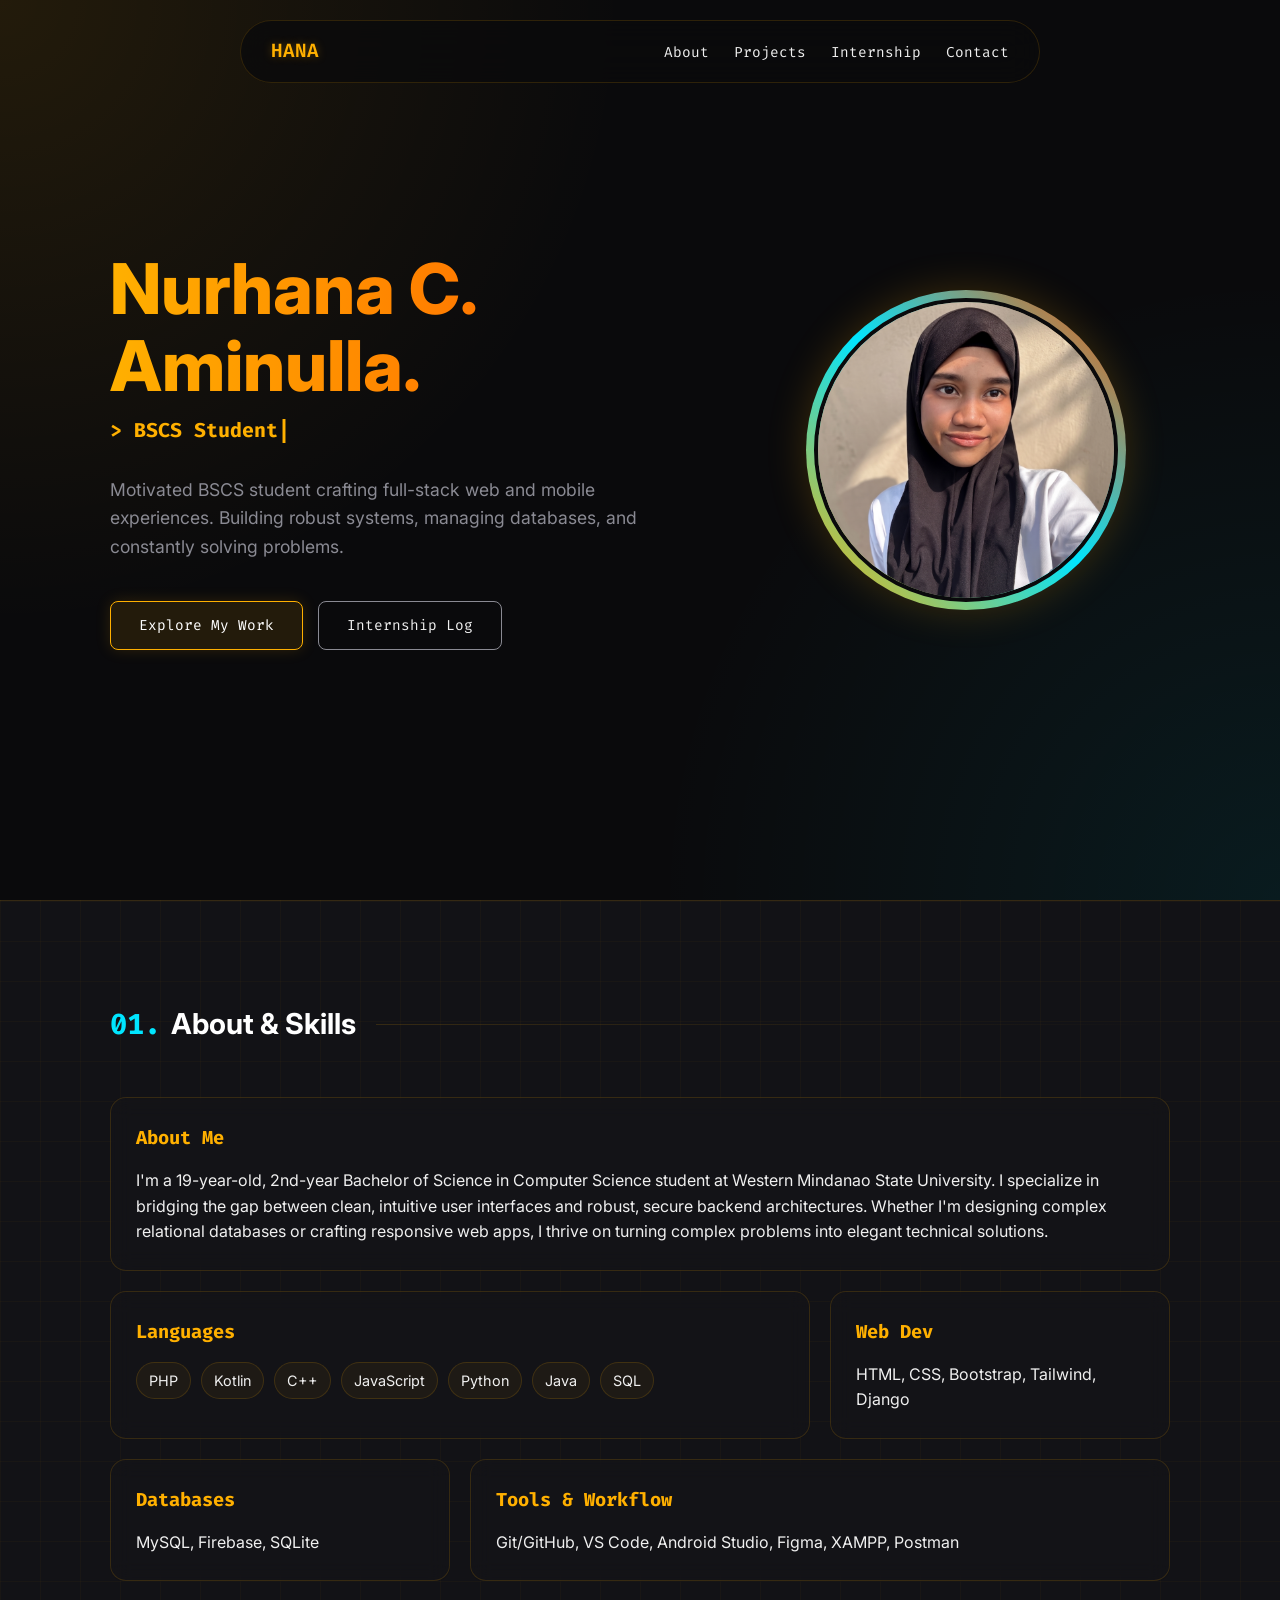
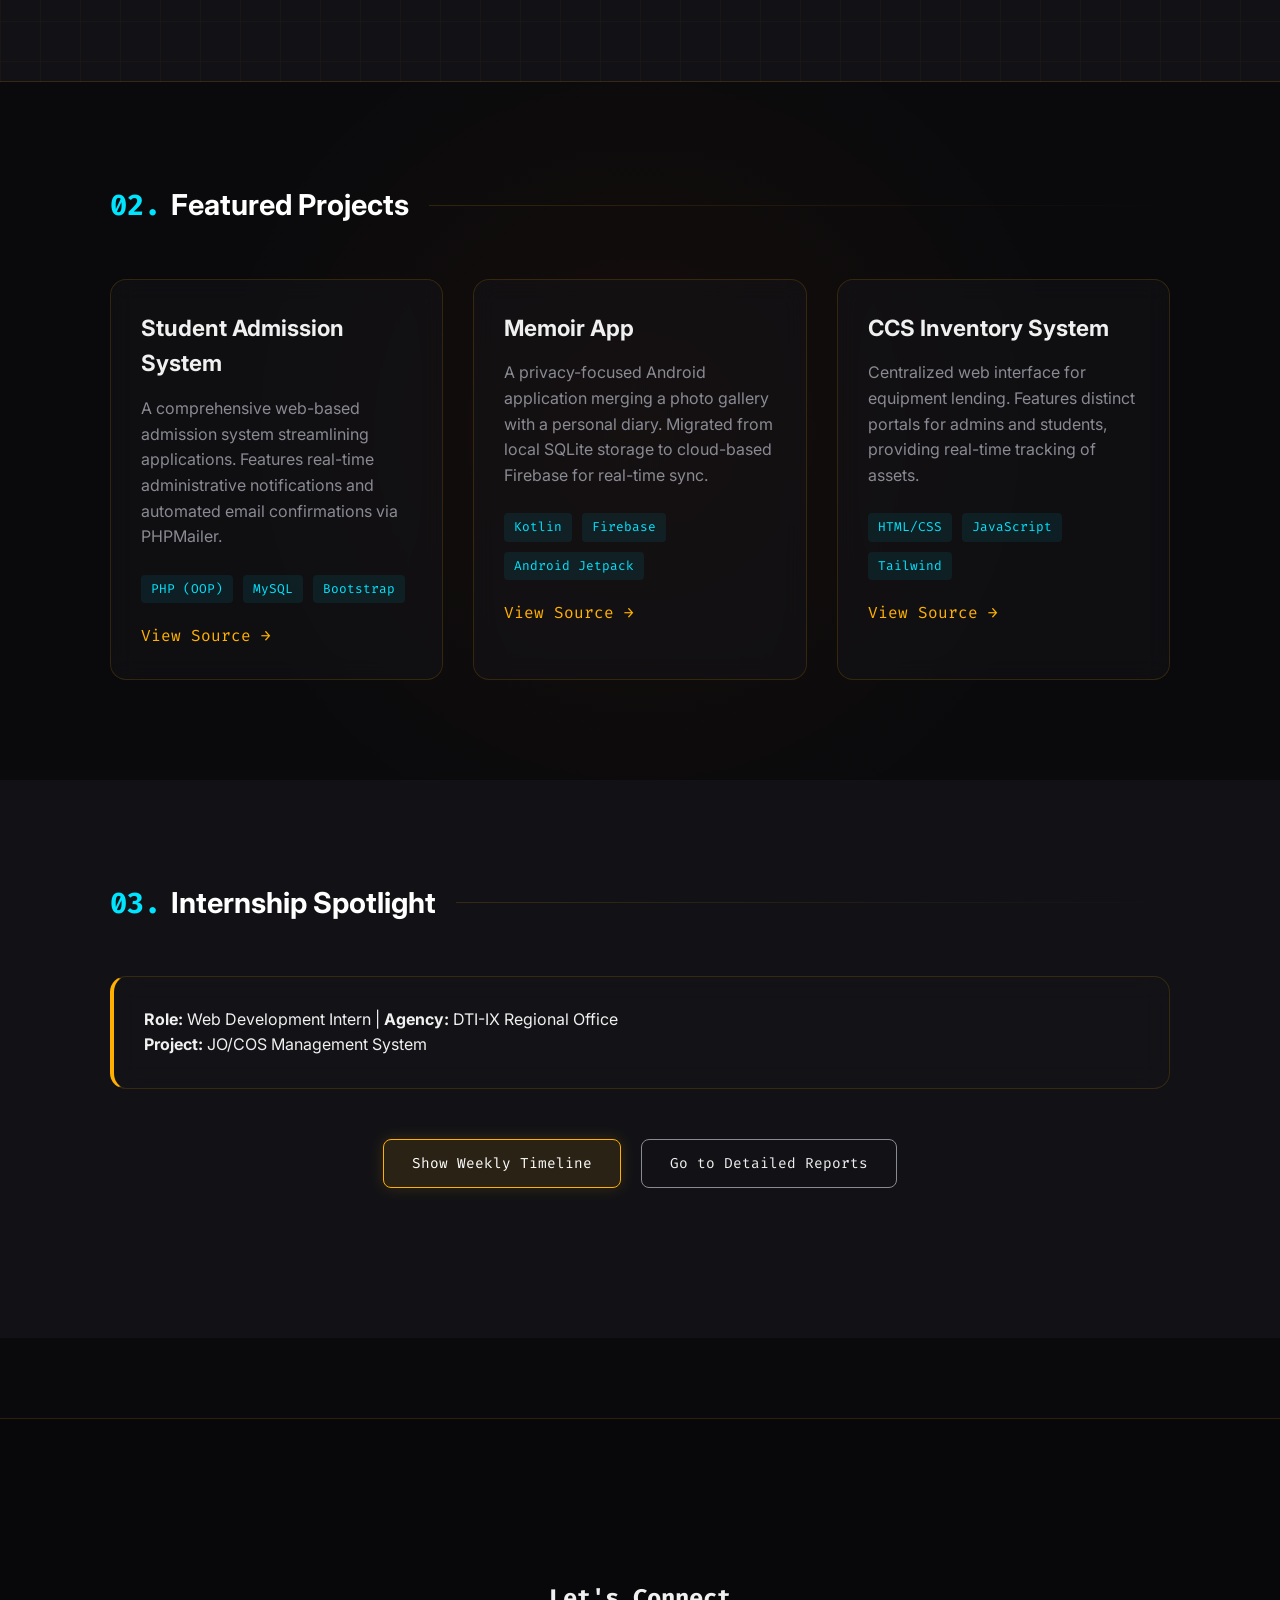
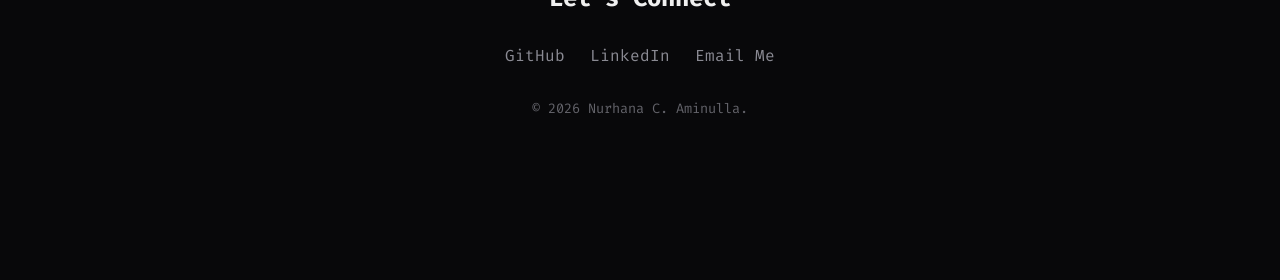
<file: index.html>
<!DOCTYPE html>
<html lang="en">
<head>
    <meta charset="UTF-8">
    <meta name="viewport" content="width=device-width, initial-scale=1.0">
    <title>Nurhana C. Aminulla | Portfolio</title>
    <link rel="stylesheet" href="style.css">
    <link href="https://fonts.googleapis.com/css2?family=Fira+Code:wght@400;600&family=Inter:wght@300;400;600;800&display=swap" rel="stylesheet">
</head>
<body>

    <nav data-animate="fade-down">
        <div class="nav-content">
            <a href="#hero" class="logo" style="text-decoration: none;">HANA</a>
            <ul class="nav-links">
                <li><a href="#about">About</a></li>
                <li><a href="#projects">Projects</a></li>
                <li><a href="#internship">Internship</a></li>
                <li><a href="#contact">Contact</a></li>
            </ul>
        </div>
    </nav>

    <header id="hero" class="section-hero">
        <div class="container hero-layout">
            <div class="hero-text" data-animate="slide-right">
                <h1 class="name">Nurhana C. Aminulla.</h1>
                <h2 class="typing-container"><span id="typewriter"></span><span class="cursor">|</span></h2>
                <p class="summary">Motivated BSCS student crafting full-stack web and mobile experiences. Building robust systems, managing databases, and constantly solving problems.</p>
                <div class="cta-buttons">
                    <a href="#projects" class="btn primary">Explore My Work</a>
                    <a href="#internship" class="btn secondary">Internship Log</a>
                </div>
            </div>
            
            <div class="hero-image-container" data-animate="slide-left">
                <div class="image-ring">
                    <img src="img/picture.png" alt="Nurhana C. Aminulla">
                </div>
            </div>
        </div>
    </header>

    <section id="about" class="section-blueprint">
        <div class="container">
            <h2 class="section-title" data-animate="fade-up">01. <span>About & Skills</span></h2>
            <div class="bento-grid">
                
                <div class="bento-box bento-wide" data-animate="fade-up" style="transition-delay: 50ms;">
                    <h3>About Me</h3>
                    <p>I'm a 19-year-old, 2nd-year Bachelor of Science in Computer Science student at Western Mindanao State University. I specialize in bridging the gap between clean, intuitive user interfaces and robust, secure backend architectures. Whether I'm designing complex relational databases or crafting responsive web apps, I thrive on turning complex problems into elegant technical solutions.</p>
                </div>

                <div class="bento-box bento-large" data-animate="fade-up" style="transition-delay: 100ms;">
                    <h3>Languages</h3>
                    <div class="tech-tags">
                        <span>PHP</span><span>Kotlin</span><span>C++</span><span>JavaScript</span><span>Python</span><span>Java</span><span>SQL</span>
                    </div>
                </div>
                <div class="bento-box" data-animate="fade-up" style="transition-delay: 200ms;">
                    <h3>Web Dev</h3>
                    <p>HTML, CSS, Bootstrap, Tailwind, Django</p>
                </div>
                <div class="bento-box" data-animate="fade-up" style="transition-delay: 300ms;">
                    <h3>Databases</h3>
                    <p>MySQL, Firebase, SQLite</p>
                </div>
                <div class="bento-box bento-large" data-animate="fade-up" style="transition-delay: 400ms;">
                    <h3>Tools & Workflow</h3>
                    <p>Git/GitHub, VS Code, Android Studio, Figma, XAMPP, Postman</p>
                </div>
            </div>
        </div>
    </section>

    <section id="projects" class="section-projects">
        <div class="container">
            <h2 class="section-title" data-animate="fade-up">02. <span>Featured Projects</span></h2>
            <div class="project-grid">
                <div class="project-card glass-panel" data-animate="slide-up" style="transition-delay: 100ms;">
                    <h3>Student Admission System</h3>
                    <p>A comprehensive web-based admission system streamlining applications. Features real-time administrative notifications and automated email confirmations via PHPMailer.</p>
                    <div class="tech-stack"><span>PHP (OOP)</span><span>MySQL</span><span>Bootstrap</span></div>
                    <a href="https://github.com/nurhana4minulla/StudentInformationAdmissionSystem" target="_blank" class="github-link">View Source &rarr;</a>
                </div>

                <div class="project-card glass-panel" data-animate="slide-up" style="transition-delay: 200ms;">
                    <h3>Memoir App</h3>
                    <p>A privacy-focused Android application merging a photo gallery with a personal diary. Migrated from local SQLite storage to cloud-based Firebase for real-time sync.</p>
                    <div class="tech-stack"><span>Kotlin</span><span>Firebase</span><span>Android Jetpack</span></div>
                    <a href="https://github.com/nurhana4minulla/MemoirFinal" target="_blank" class="github-link">View Source &rarr;</a>
                </div>

                <div class="project-card glass-panel" data-animate="slide-up" style="transition-delay: 300ms;">
                    <h3>CCS Inventory System</h3>
                    <p>Centralized web interface for equipment lending. Features distinct portals for admins and students, providing real-time tracking of assets.</p>
                    <div class="tech-stack"><span>HTML/CSS</span><span>JavaScript</span><span>Tailwind</span></div>
                    <a href="https://github.com/IsnajiInna/GROUP3" target="_blank" class="github-link">View Source &rarr;</a>
                </div>
            </div>
        </div>
    </section>

    <section id="internship" class="section-timeline">
        <div class="container">
            <h2 class="section-title" data-animate="fade-up">03. <span>Internship Spotlight</span></h2>
            
            <div class="internship-intro glass-panel" data-animate="fade-up">
                <p><strong>Role:</strong> Web Development Intern | <strong>Agency:</strong> DTI-IX Regional Office</p>
                <p><strong>Project:</strong> JO/COS Management System</p>
            </div>
            
            <div class="internship-actions" data-animate="fade-up" style="text-align: center; margin-bottom: 50px; display: flex; justify-content: center; gap: 20px; flex-wrap: wrap;">
                <button id="toggle-timeline-btn" class="btn primary">Show Weekly Timeline</button>
                <a href="reports.html" class="btn secondary">Go to Detailed Reports</a>
            </div>

            <div id="timeline-container" class="timeline hidden-timeline">
                
                <div class="timeline-item">
                    <div class="timeline-dot"></div>
                    <div class="timeline-content glass-panel">
                        <div class="timeline-image">
                            <img src="img/weekly/week1_photo1.png" alt="Week 1 Preview" onerror="this.style.display='none'">
                        </div>
                        <h3>Week 1: Requirements Gathering & UI/UX</h3>
                        <ul>
                            <li>Analyzed and encoded physical PDS forms into structured softcopy.</li>
                            <li>Drafted initial database ERD and designed system UI (Dashboard, Forms, Login) via Figma.</li>
                        </ul>
                        <a href="reports.html#week1" class="read-more-link">Read Detailed Report &rarr;</a>
                    </div>
                </div>

                <div class="timeline-item">
                    <div class="timeline-dot"></div>
                    <div class="timeline-content glass-panel">
                        <div class="timeline-image">
                            <img src="img/weekly/week2_photo1.png" alt="Week 2 Preview" onerror="this.style.display='none'">
                        </div>
                        <h3>Week 2: Backend Architecture & Security</h3>
                        <ul>
                            <li>Established PHP/MySQL server environment and developed secure user authentication.</li>
                            <li>Implemented a Global Sanitization Hook to dynamically filter inputs and prevent XSS vulnerabilities.</li>
                        </ul>
                        <a href="reports.html#week2" class="read-more-link">Read Detailed Report &rarr;</a>
                    </div>
                </div>

                <div class="timeline-item">
                    <div class="timeline-dot"></div>
                    <div class="timeline-content glass-panel">
                        <div class="timeline-image">
                            <img src="img/weekly/week3_photo1.png" alt="Week 3 Preview" onerror="this.style.display='none'">
                        </div>
                        <h3>Week 3: CRUD Engine & SQL Transactions</h3>
                        <ul>
                            <li>Completed core CRUD engine utilizing secure "Soft Delete" SQL transactions.</li>
                            <li>Upgraded UI architecture with overlay scrollbars and advanced form data validation logic.</li>
                        </ul>
                        <a href="reports.html#week3" class="read-more-link">Read Detailed Report &rarr;</a>
                    </div>
                </div>

                <div class="timeline-item">
                    <div class="timeline-dot"></div>
                    <div class="timeline-content glass-panel">
                        <div class="timeline-image">
                            <img src="img/weekly/week4_photo1.png" alt="Week 4 Preview" onerror="this.style.display='none'">
                        </div>
                        <h3>Week 4: Dashboard Analytics & Form UX</h3>
                        <ul>
                            <li>Authored complex SQL <code>CASE</code> queries to feed accurate demographic KPIs to the admin dashboard.</li>
                            <li>Built a robust CSV Export script utilizing PHP output buffers.</li>
                        </ul>
                        <a href="reports.html#week4" class="read-more-link">Read Detailed Report &rarr;</a>
                    </div>
                </div>

                <div class="timeline-item">
                    <div class="timeline-dot"></div>
                    <div class="timeline-content glass-panel">
                        <h3>Week 5: Research & Development (R&D)</h3>
                        <ul>
                            <li>Conducted technical feasibility testing for Automated PDF Generation.</li>
                            <li>Created Proof of Concept (PoC) prototypes evaluating FPDI vs Dompdf libraries.</li>
                        </ul>
                        <a href="reports.html#week5" class="read-more-link">Read Detailed Report &rarr;</a>
                    </div>
                </div>

                <div class="timeline-item">
                    <div class="timeline-dot"></div>
                    <div class="timeline-content glass-panel">
                        <div class="timeline-image">
                            <img src="img/weekly/week6_photo1.jpg" alt="Week 6 Preview" onerror="this.style.display='none'">
                        </div>
                        <h3>Week 6: Automated PDS Generation</h3>
                        <ul>
                            <li>Engineered a custom "Developer Grid Overlay" to debug coordinate mapping.</li>
                            <li>Precisely mapped database variables onto the official CS Form 212 layout using FPDI/FPDF.</li>
                        </ul>
                        <a href="reports.html#week6" class="read-more-link">Read Detailed Report &rarr;</a>
                    </div>
                </div>

                <div class="timeline-item">
                    <div class="timeline-dot"></div>
                    <div class="timeline-content glass-panel">
                        <div class="timeline-image">
                            <img src="img/weekly/week7_photo1.png" alt="Week 7 Preview" onerror="this.style.display='none'">
                        </div>
                        <h3>Week 7: Generative Printables & OOP</h3>
                        <ul>
                            <li>Developed an automated module to produce official Employment Certifications.</li>
                            <li>Extended the base FPDF class to automate headers, footers, and text justification.</li>
                        </ul>
                        <a href="reports.html#week7" class="read-more-link">Read Detailed Report &rarr;</a>
                    </div>
                </div>

                <div class="timeline-item">
                    <div class="timeline-dot"></div>
                    <div class="timeline-content glass-panel">
                        <div class="timeline-image">
                            <img src="img/weekly/week8.png" alt="Week 8 Preview" onerror="this.style.display='none'">
                        </div>
                        <h3>Week 8: Database Refactoring & UAT</h3>
                        <ul>
                            <li>Transitioned to live data entry, uncovering User Acceptance Testing (UAT) edge cases.</li>
                            <li>Dynamically refactored the SQL schema and JS frontend to handle flexible employment records.</li>
                        </ul>
                        <a href="reports.html#week8" class="read-more-link">Read Detailed Report &rarr;</a>
                    </div>
                </div>

                <div class="timeline-item">
                    <div class="timeline-dot"></div>
                    <div class="timeline-content glass-panel">
                        <div class="timeline-image">
                            <img src="img/weekly/week9.jpg" alt="Week 9 Preview" onerror="this.style.display='none'">
                        </div>
                        <h3>Week 9: Quality Assurance & Testing</h3>
                        <ul>
                            <li>Executed manual end-to-end testing across all modules to verify edge cases.</li>
                            <li>Finalized JS logic for multi-step forms prior to the bulk data entry phase.</li>
                        </ul>
                        <a href="reports.html#week9" class="read-more-link">Read Detailed Report &rarr;</a>
                    </div>
                </div>

            </div>
        </div>
    </section>

    <footer id="contact">
        <div class="container" data-animate="fade-up">
            <h2>Let's Connect</h2>
            <div class="social-links">
                <a href="https://github.com/nurhana4minulla" target="_blank">GitHub</a>
                <a href="https://www.linkedin.com/in/nurhana-aminulla-5773543a7" target="_blank">LinkedIn</a>
                <a href="mailto:ae202401727@wmsu.edu.ph">Email Me</a>
            </div>
            <p>&copy; 2026 Nurhana C. Aminulla.</p>
        </div>
    </footer>

    <script src="script.js"></script>
</body>
</html>
</file>
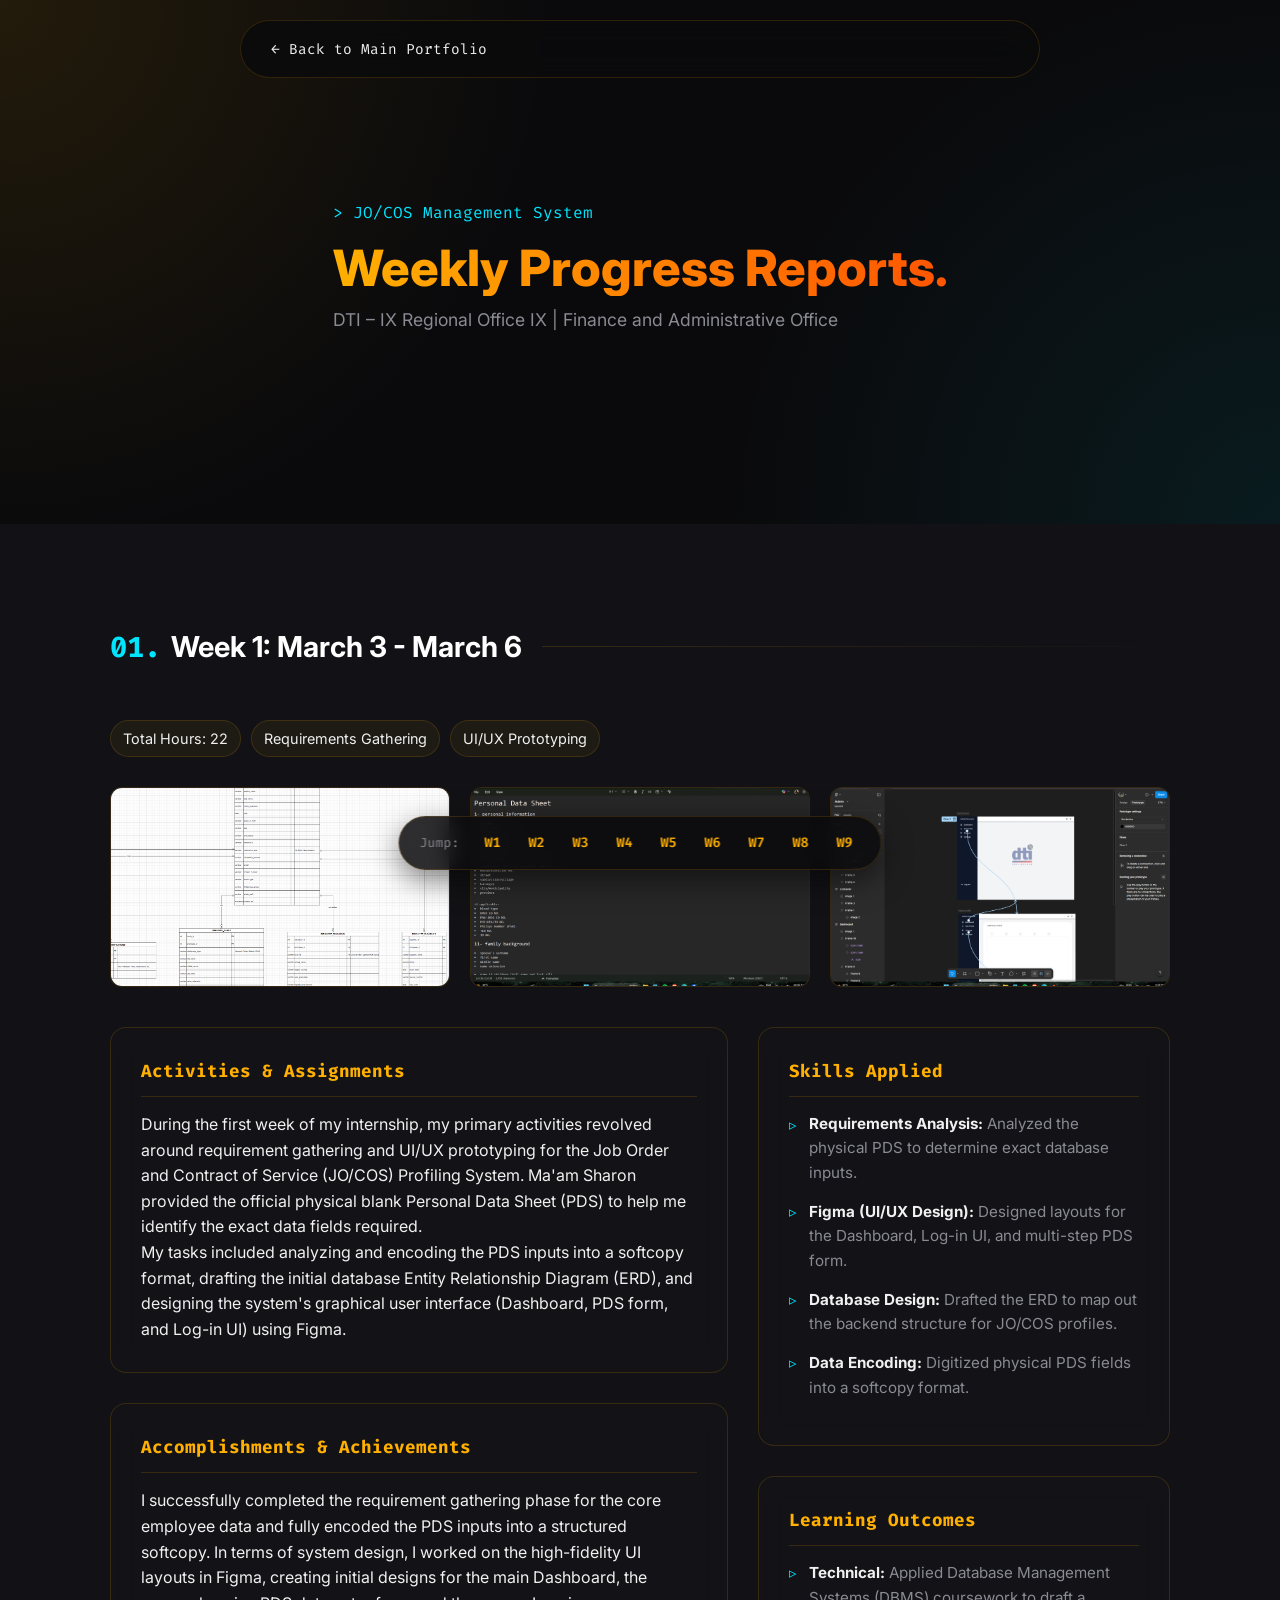
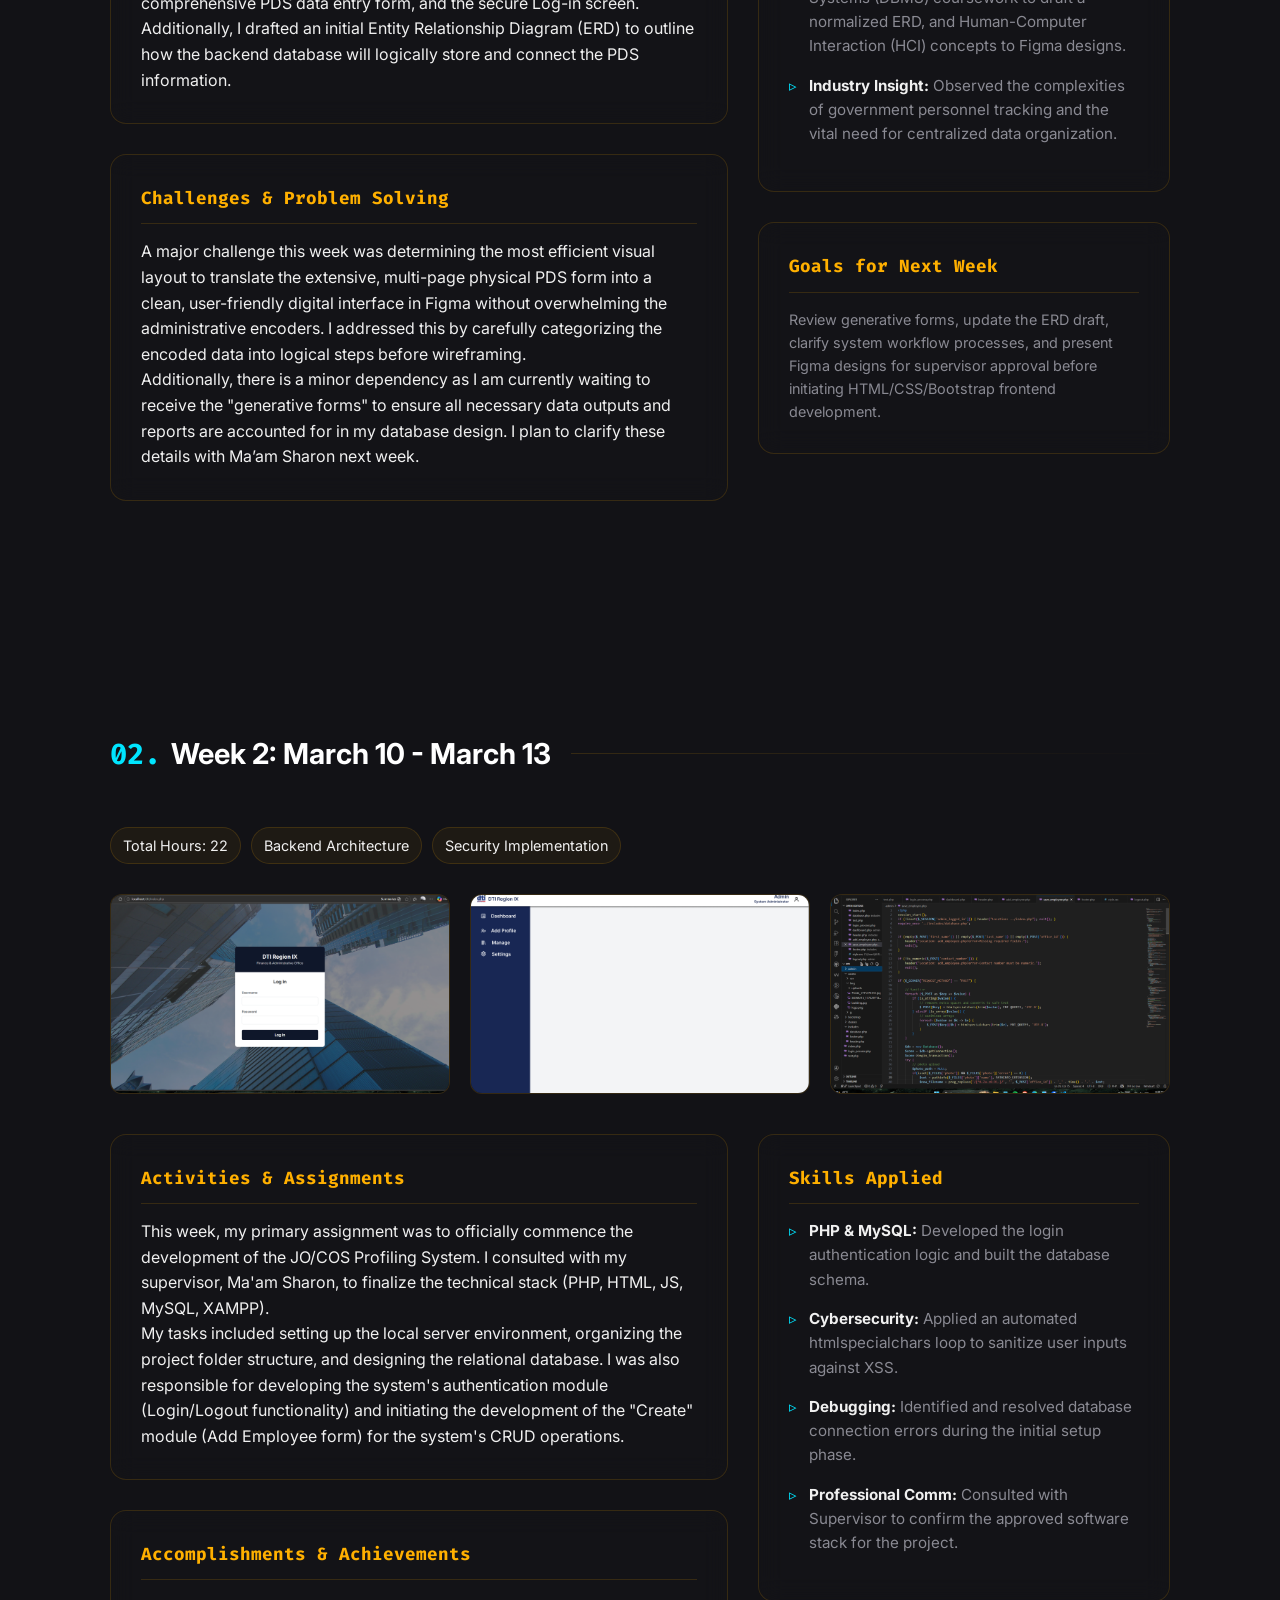
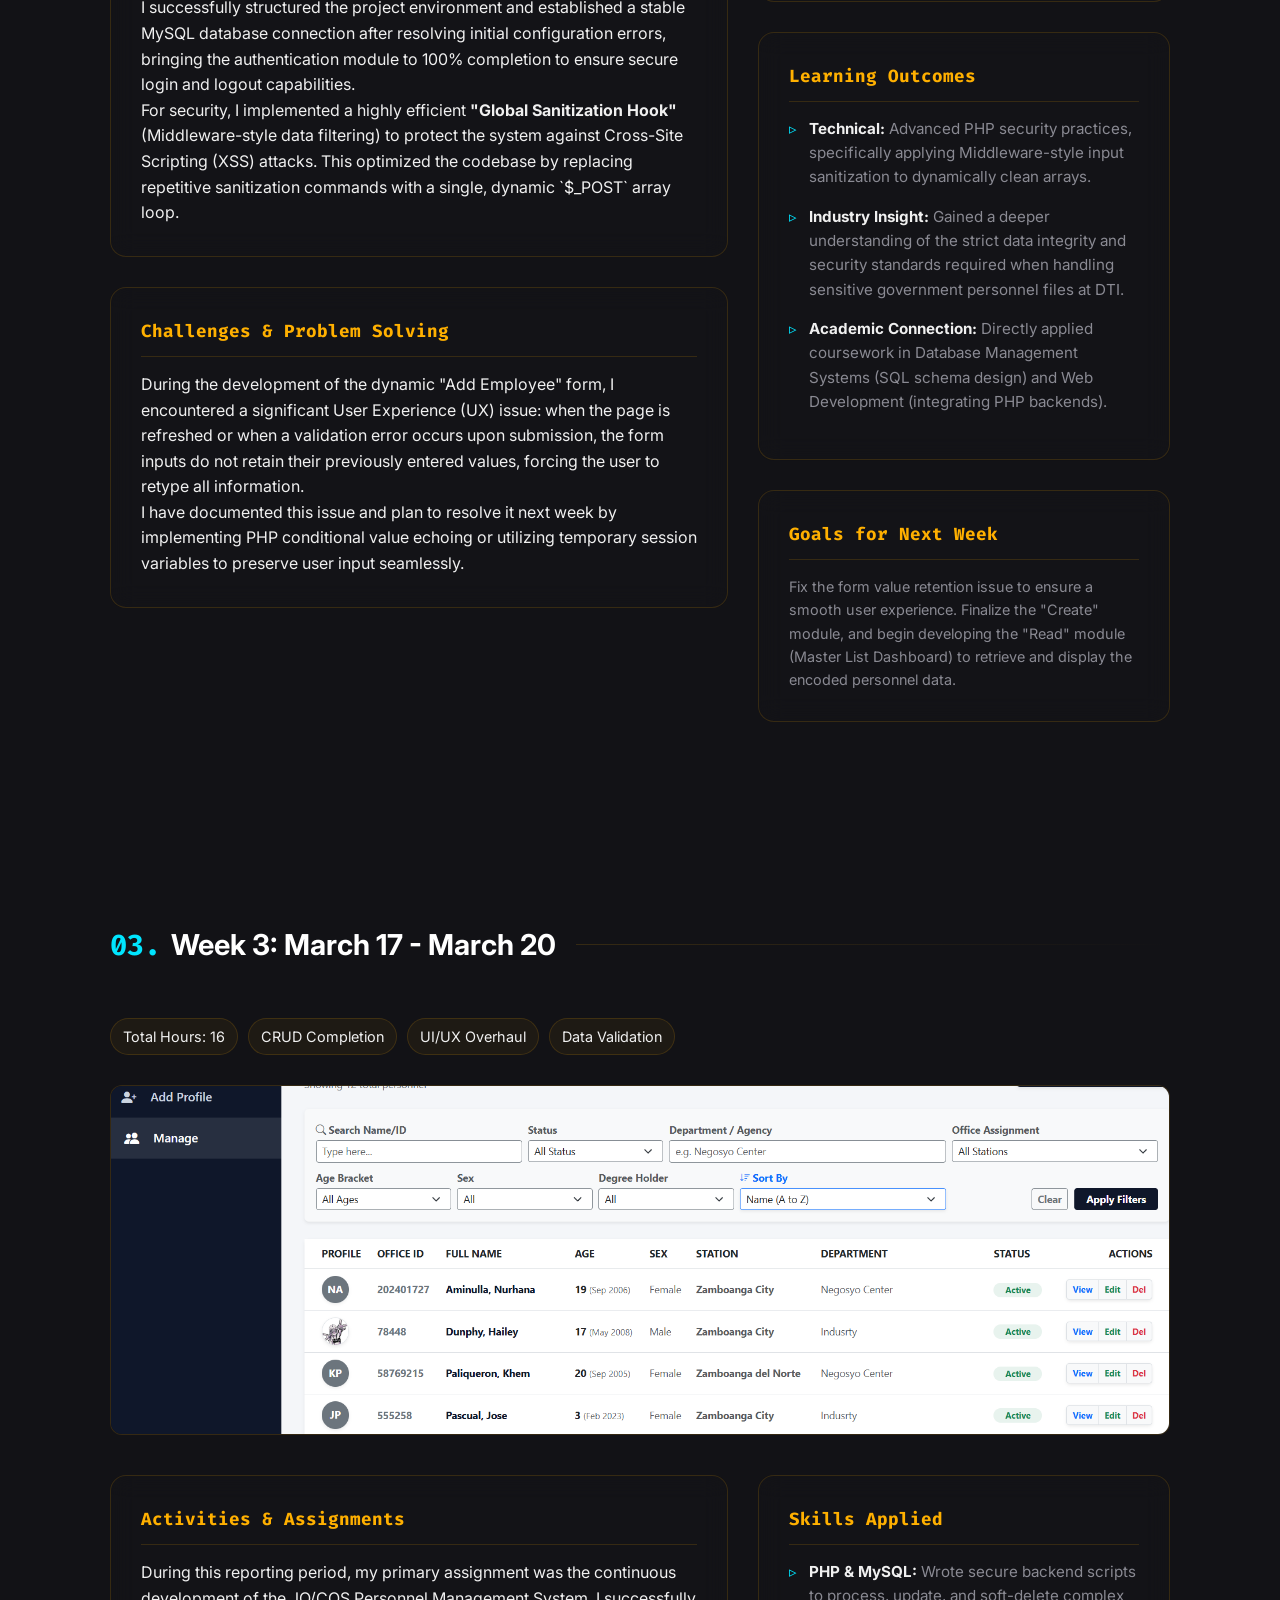
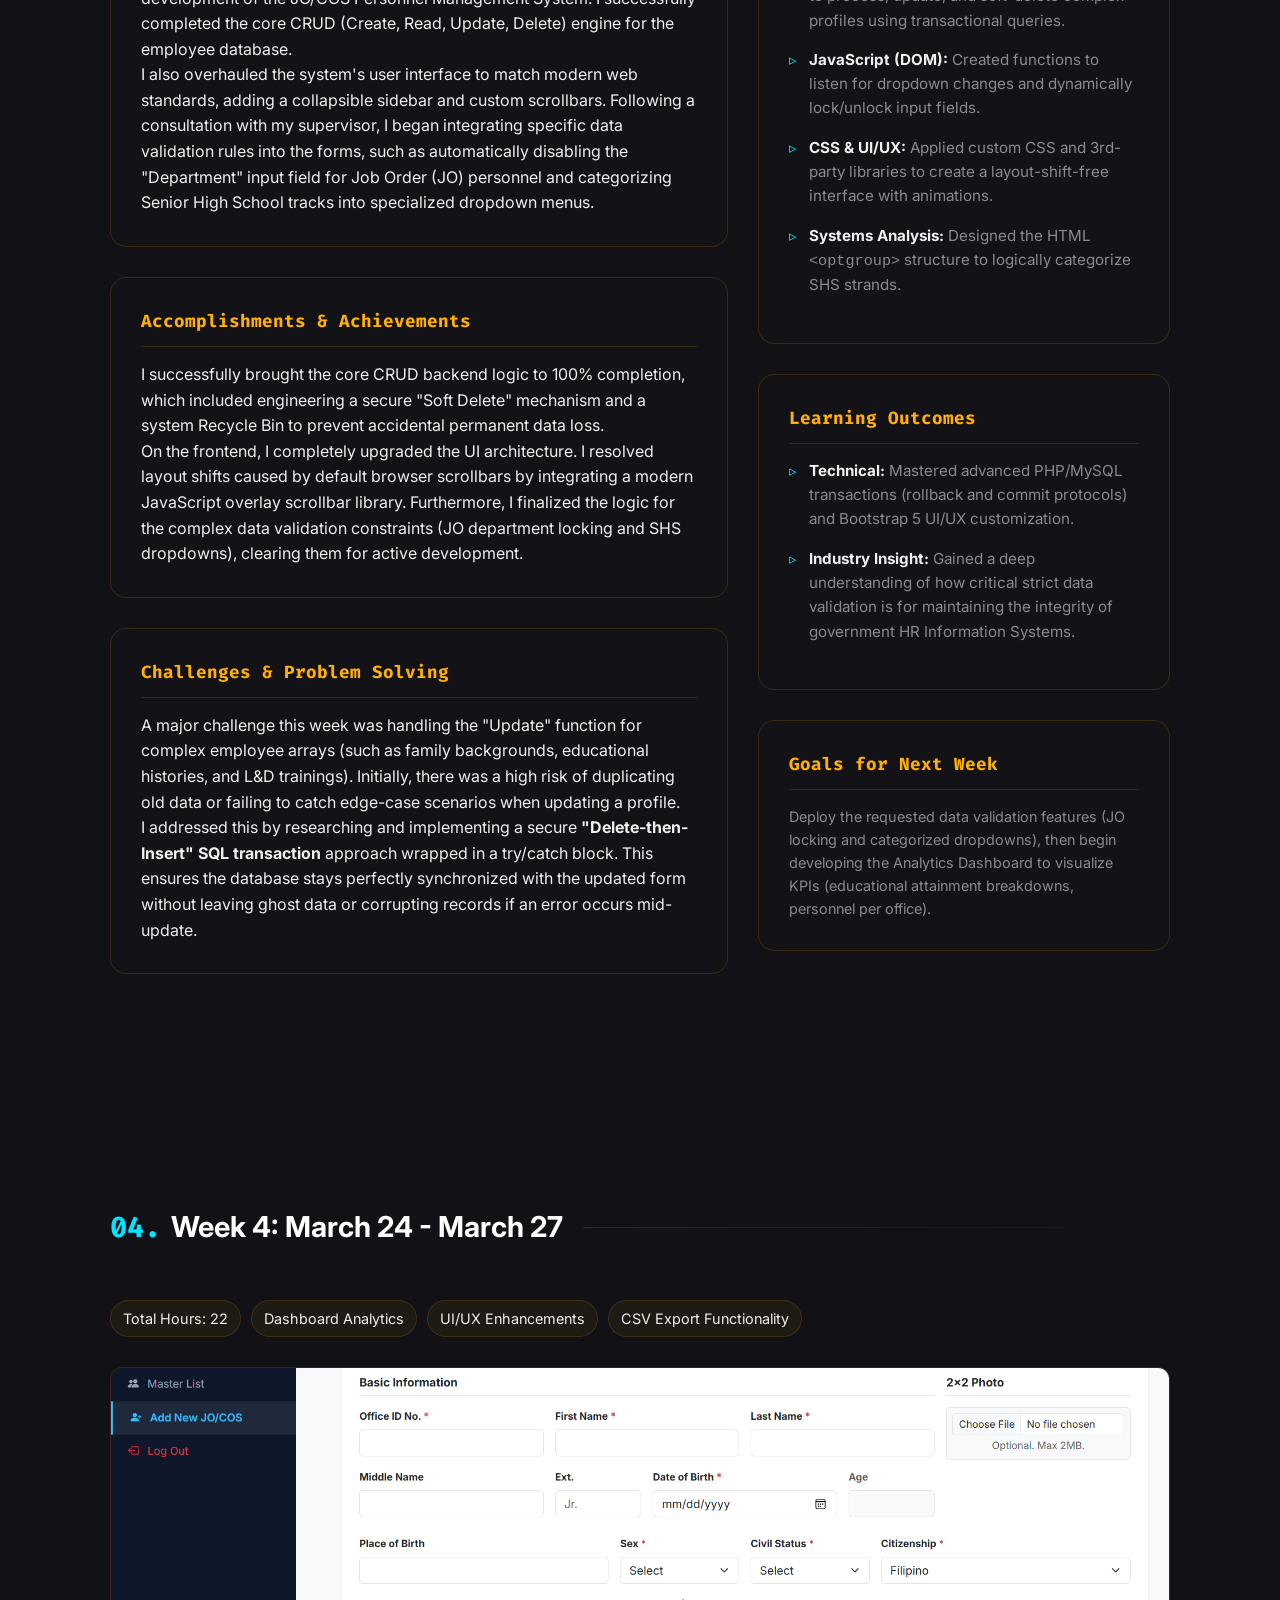
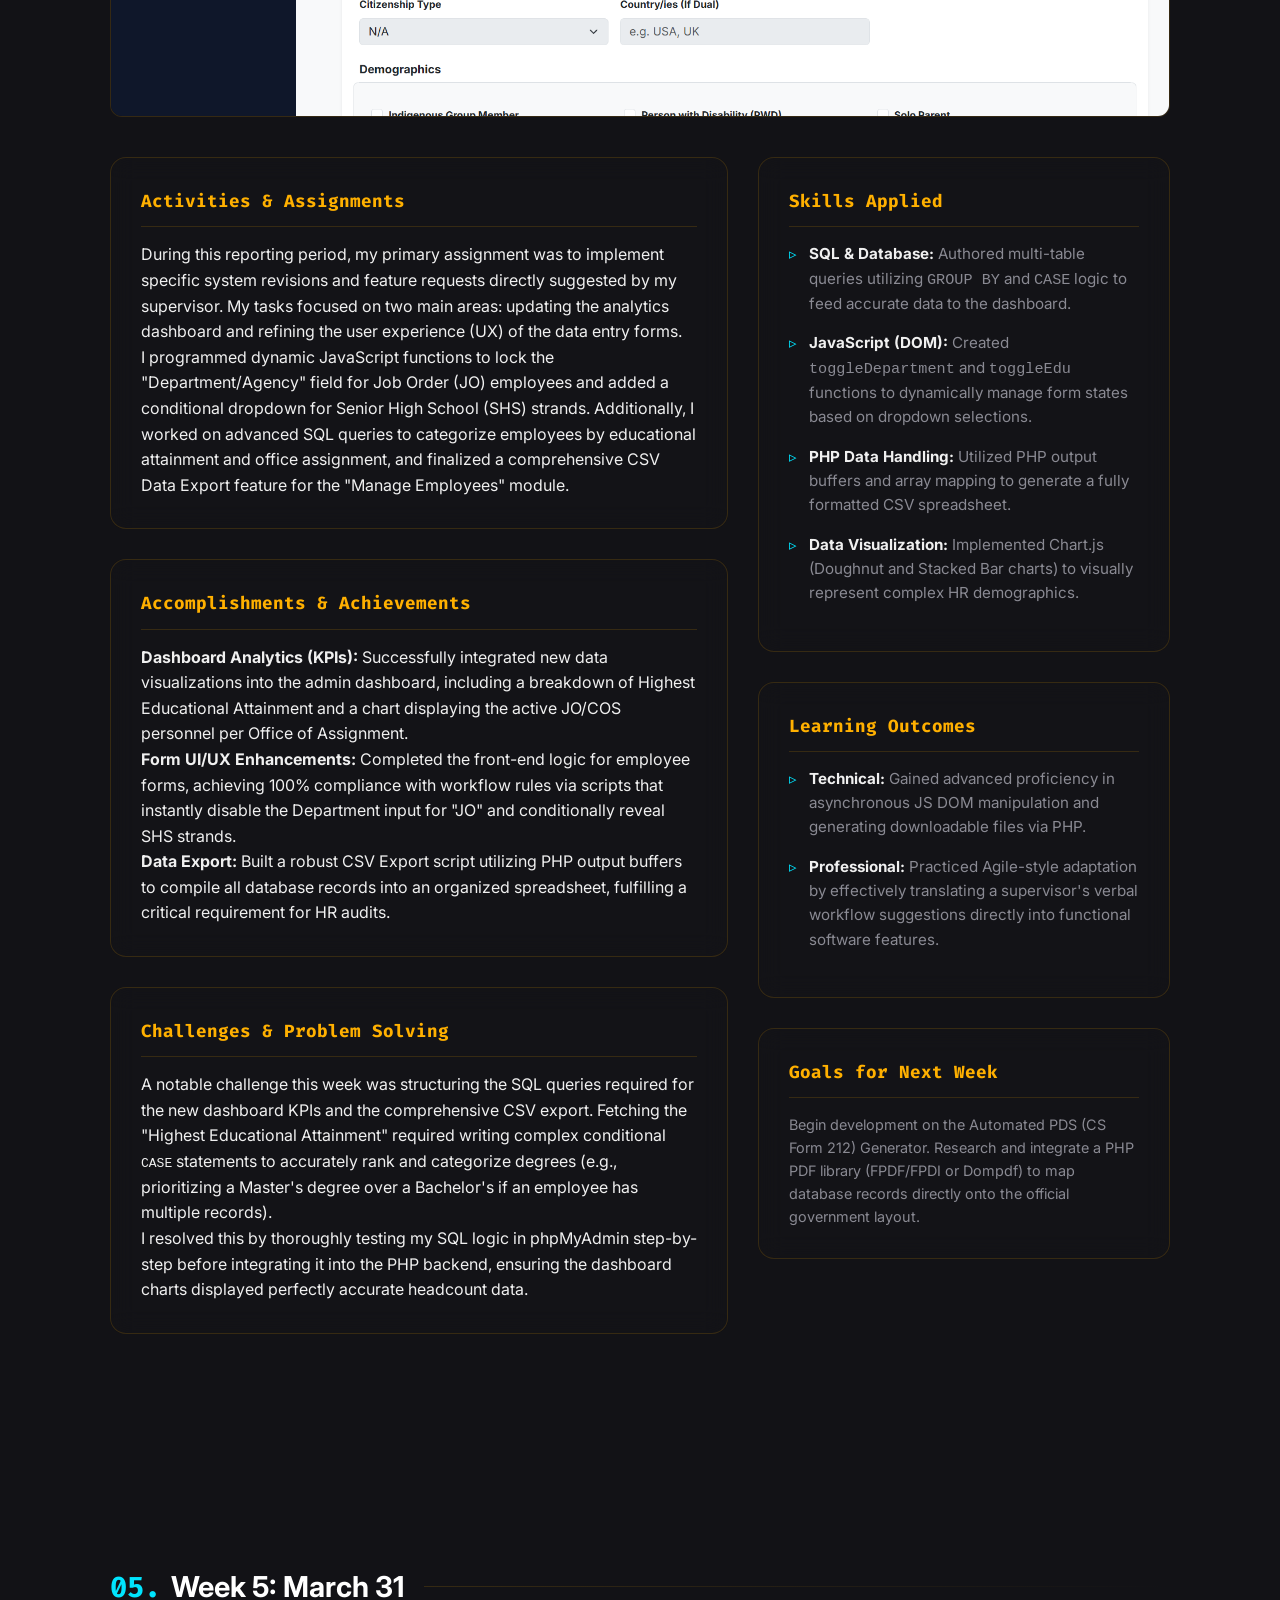
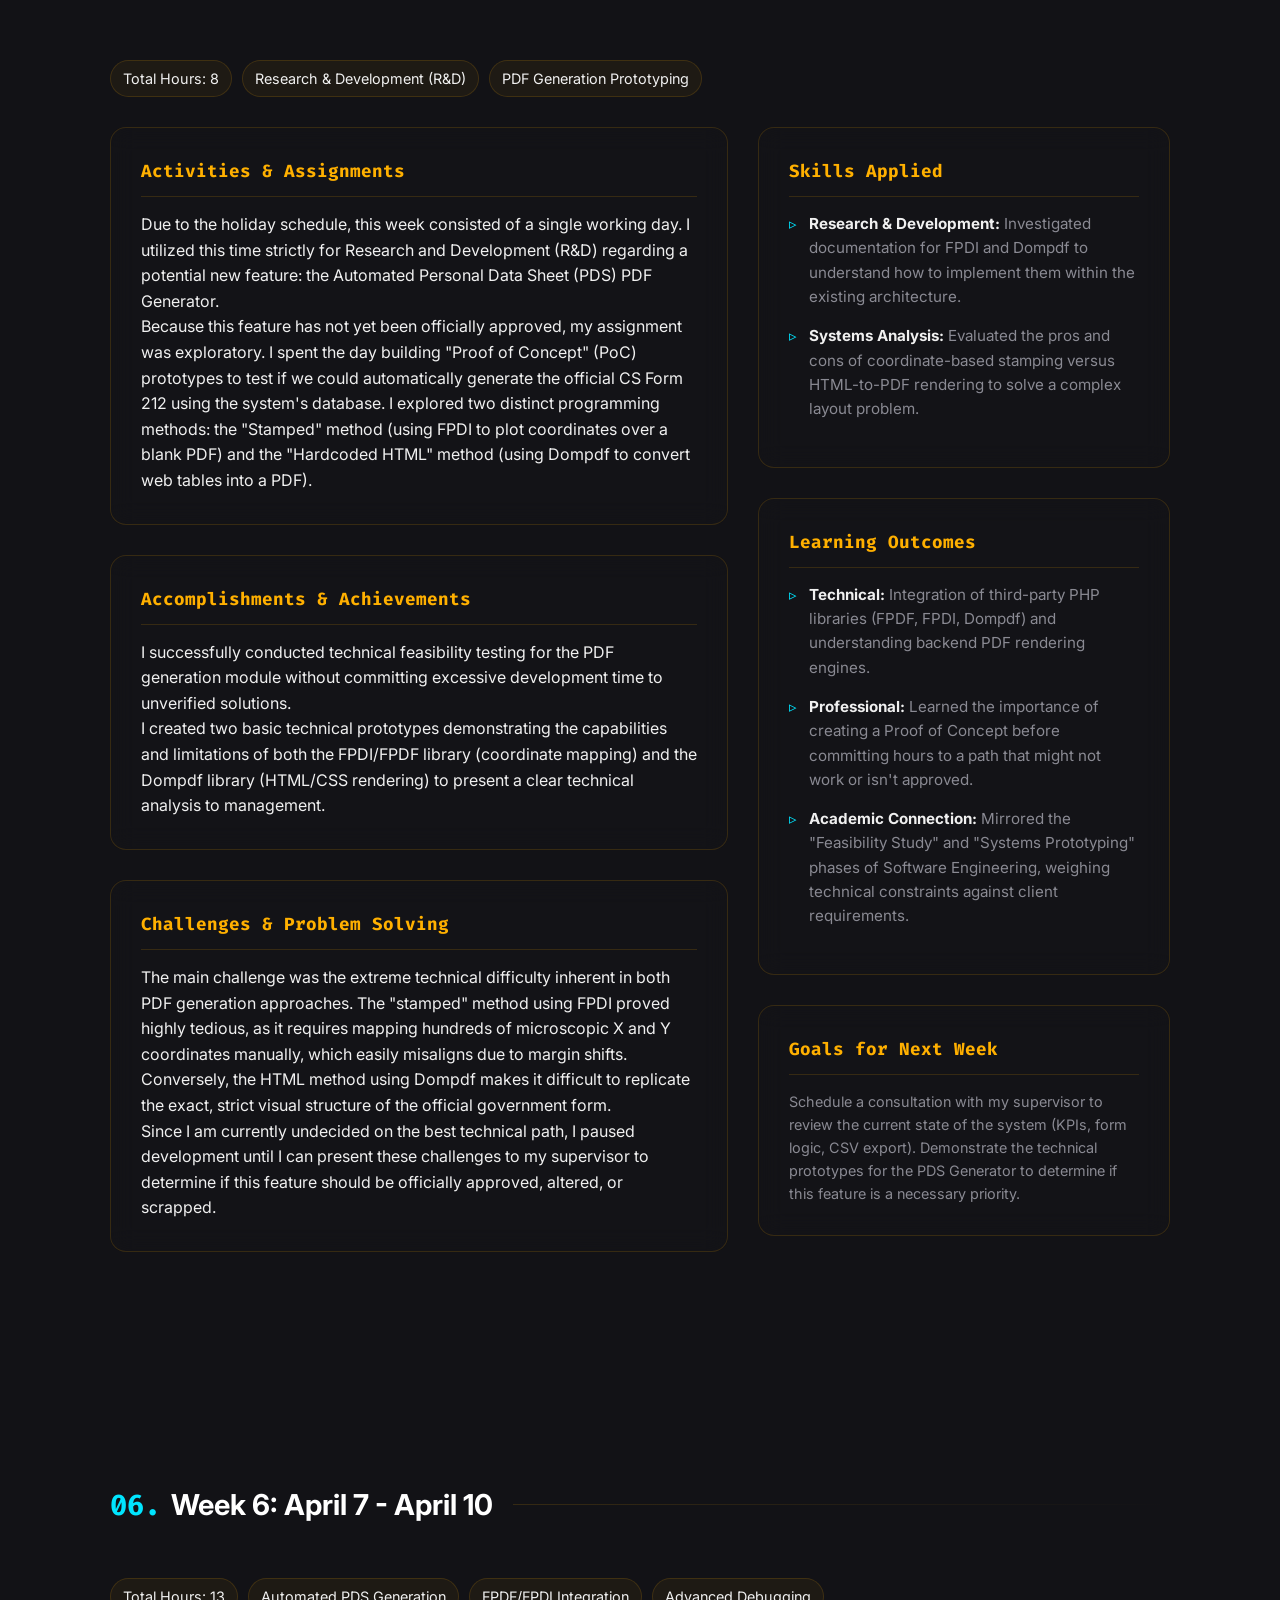
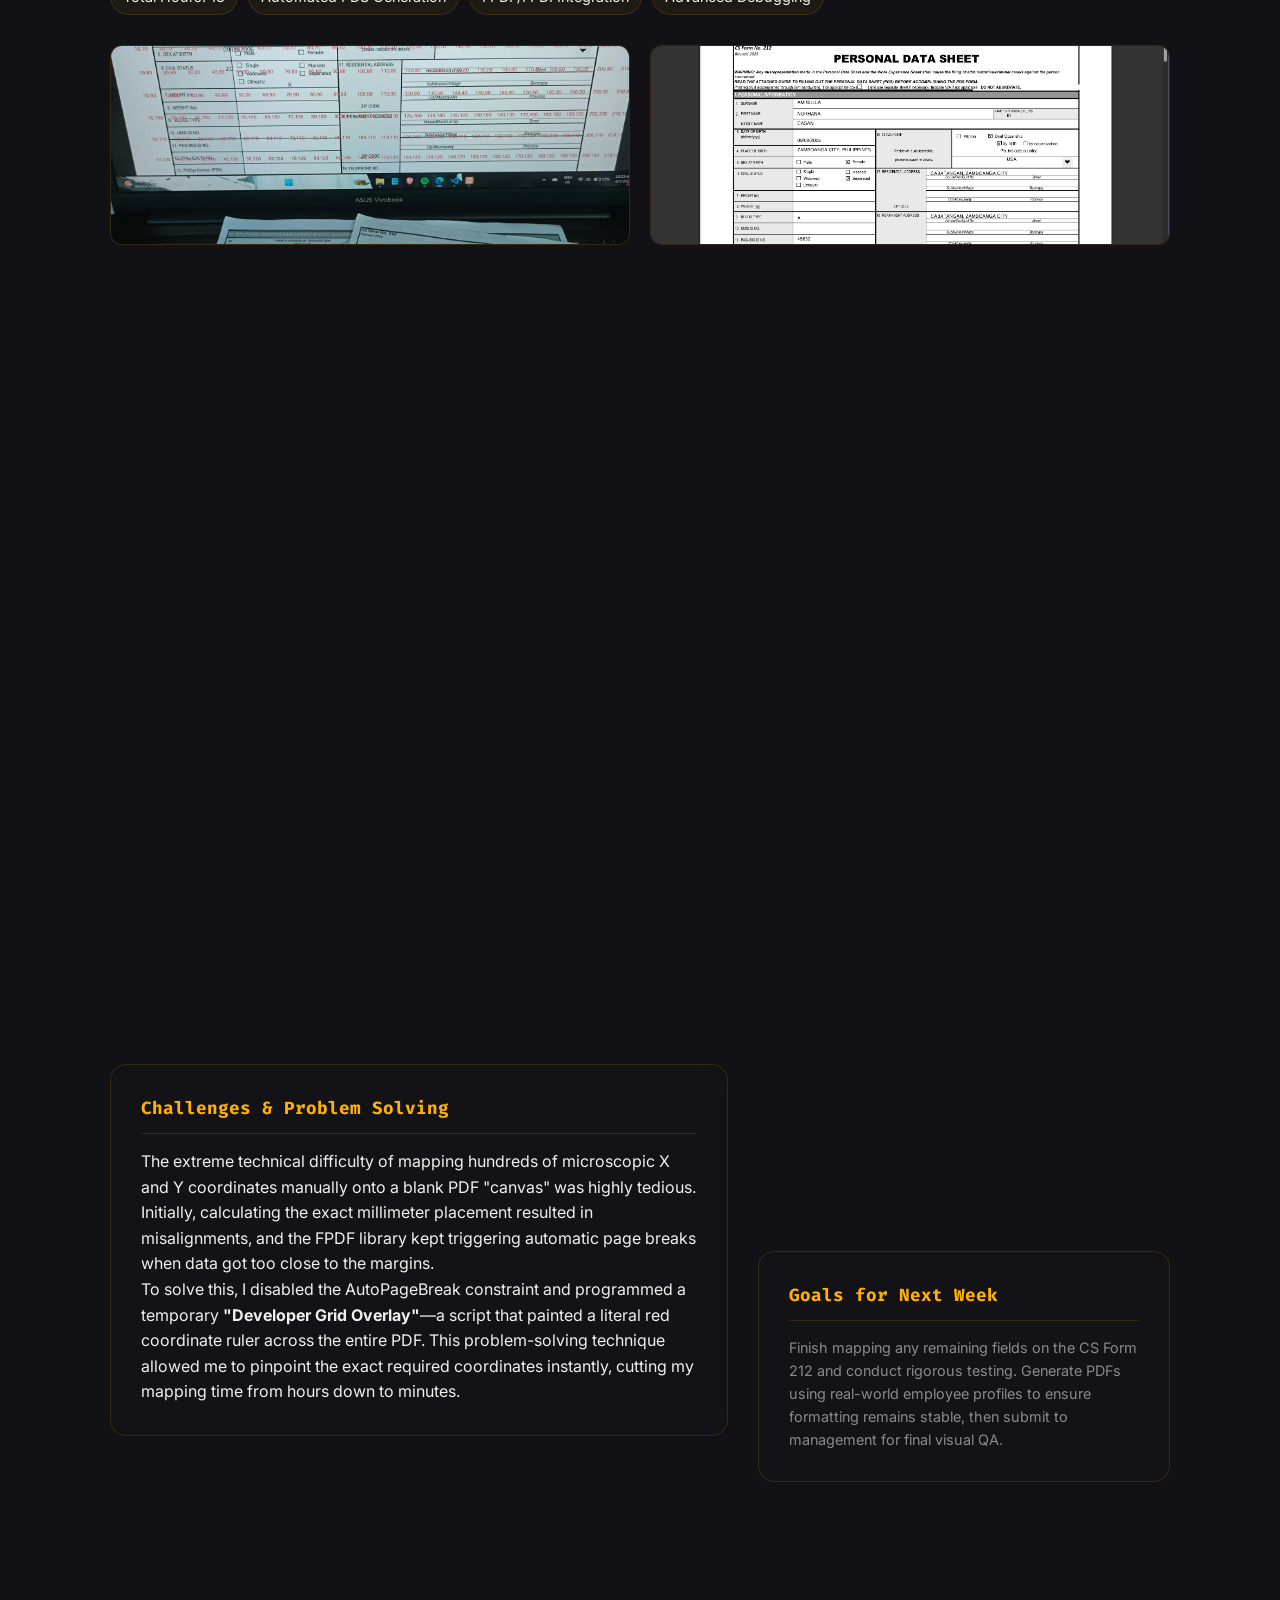
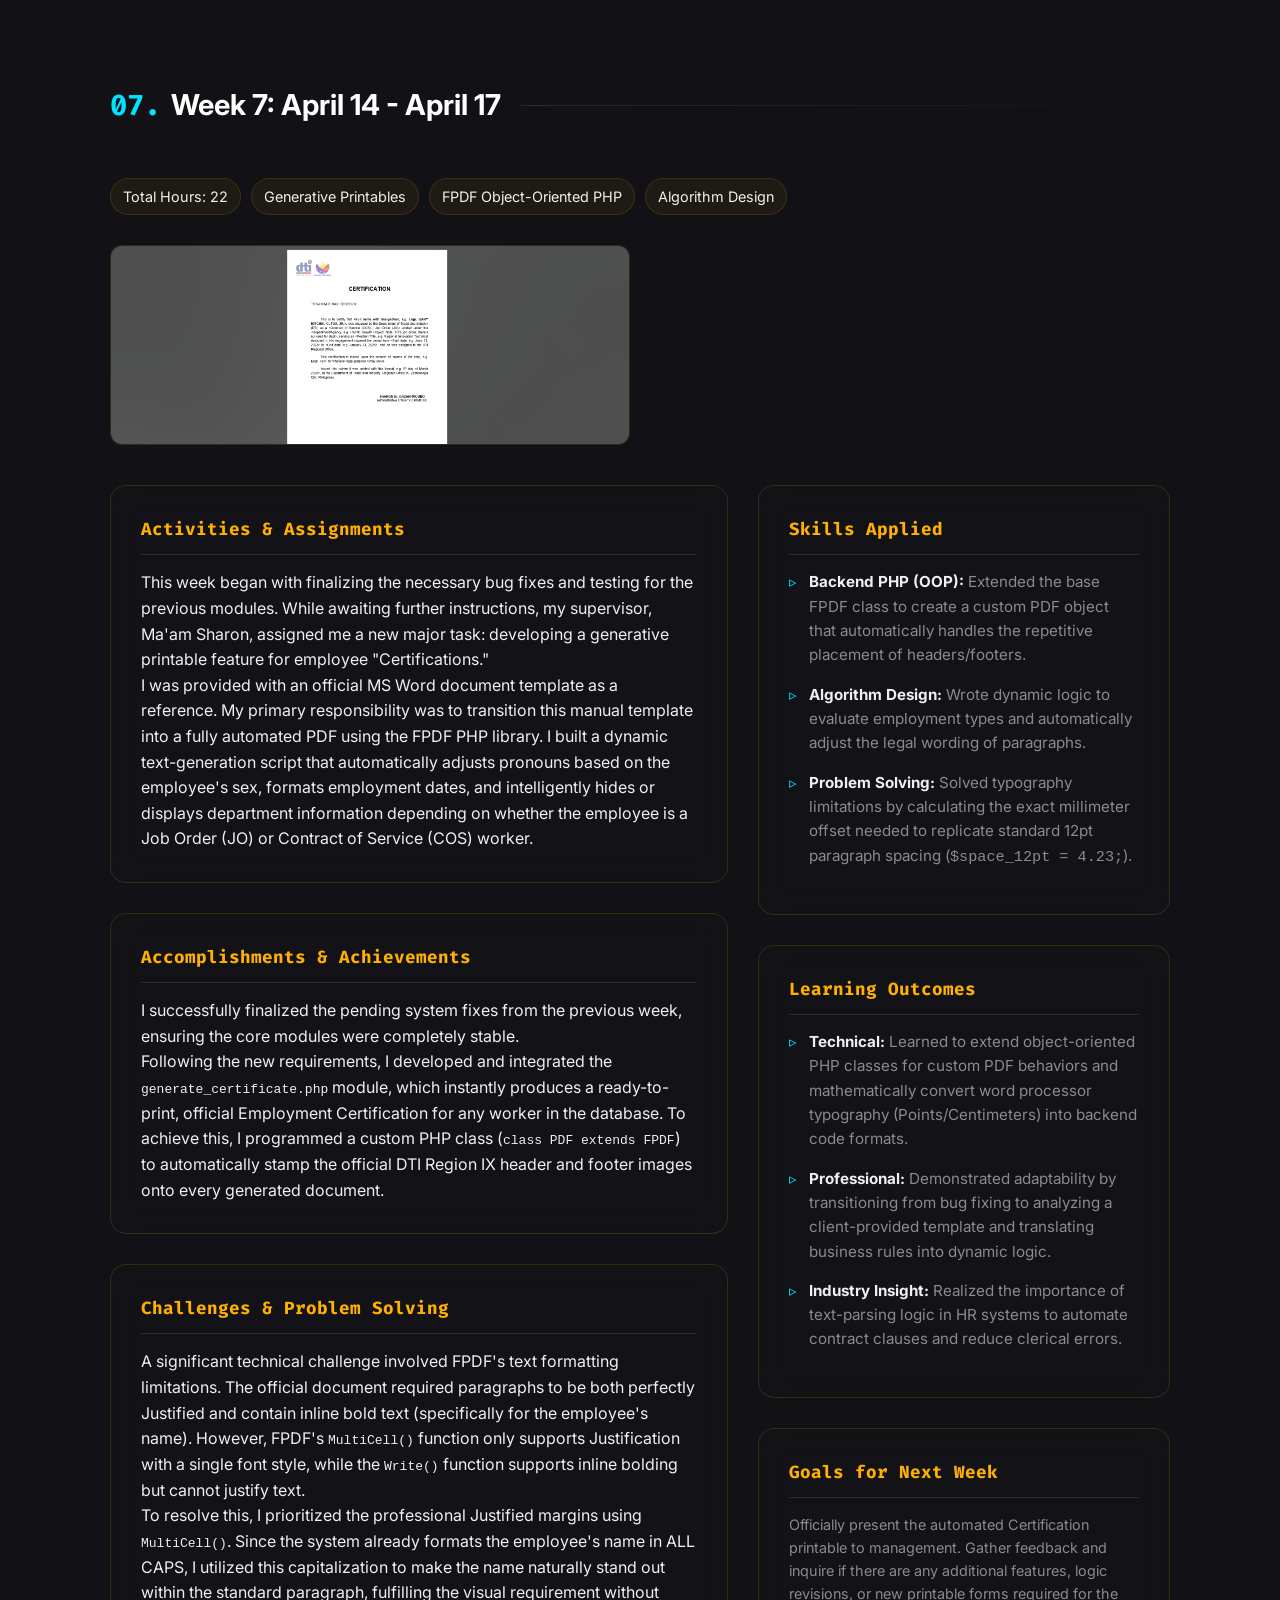
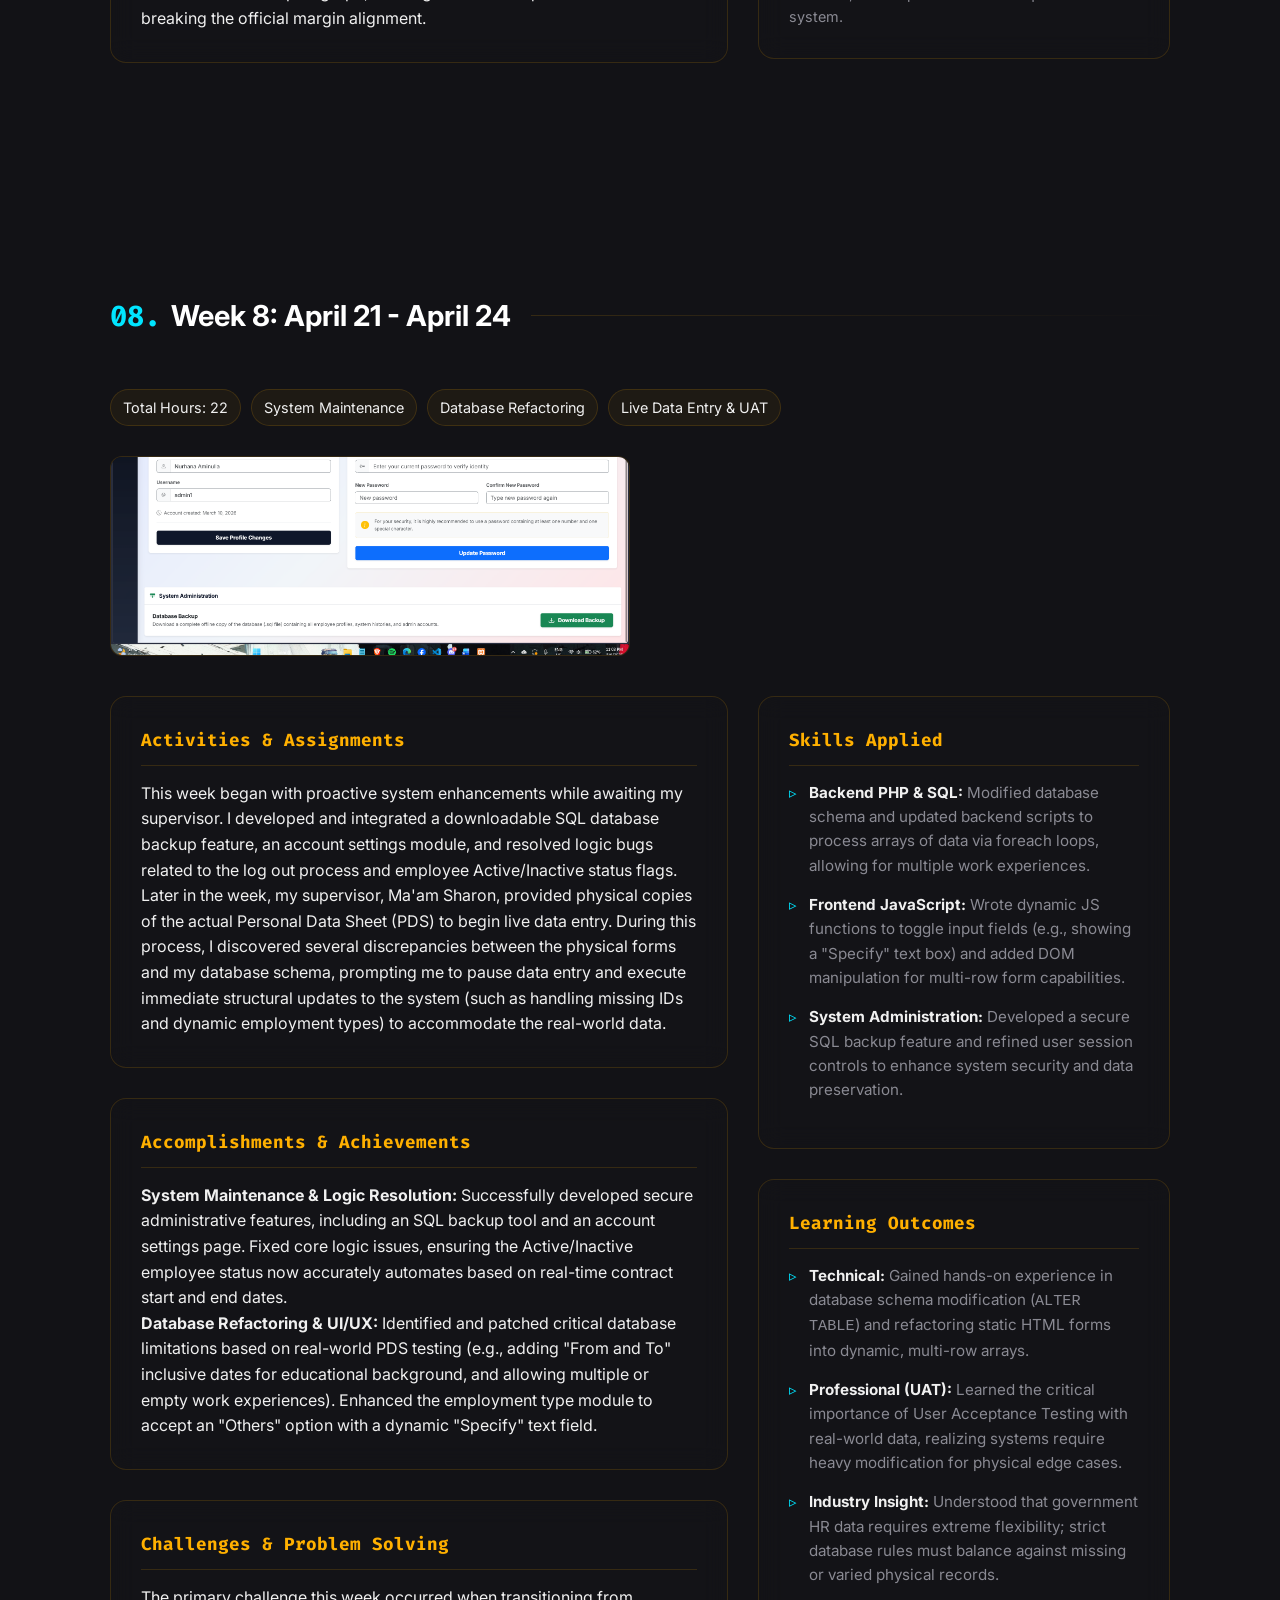
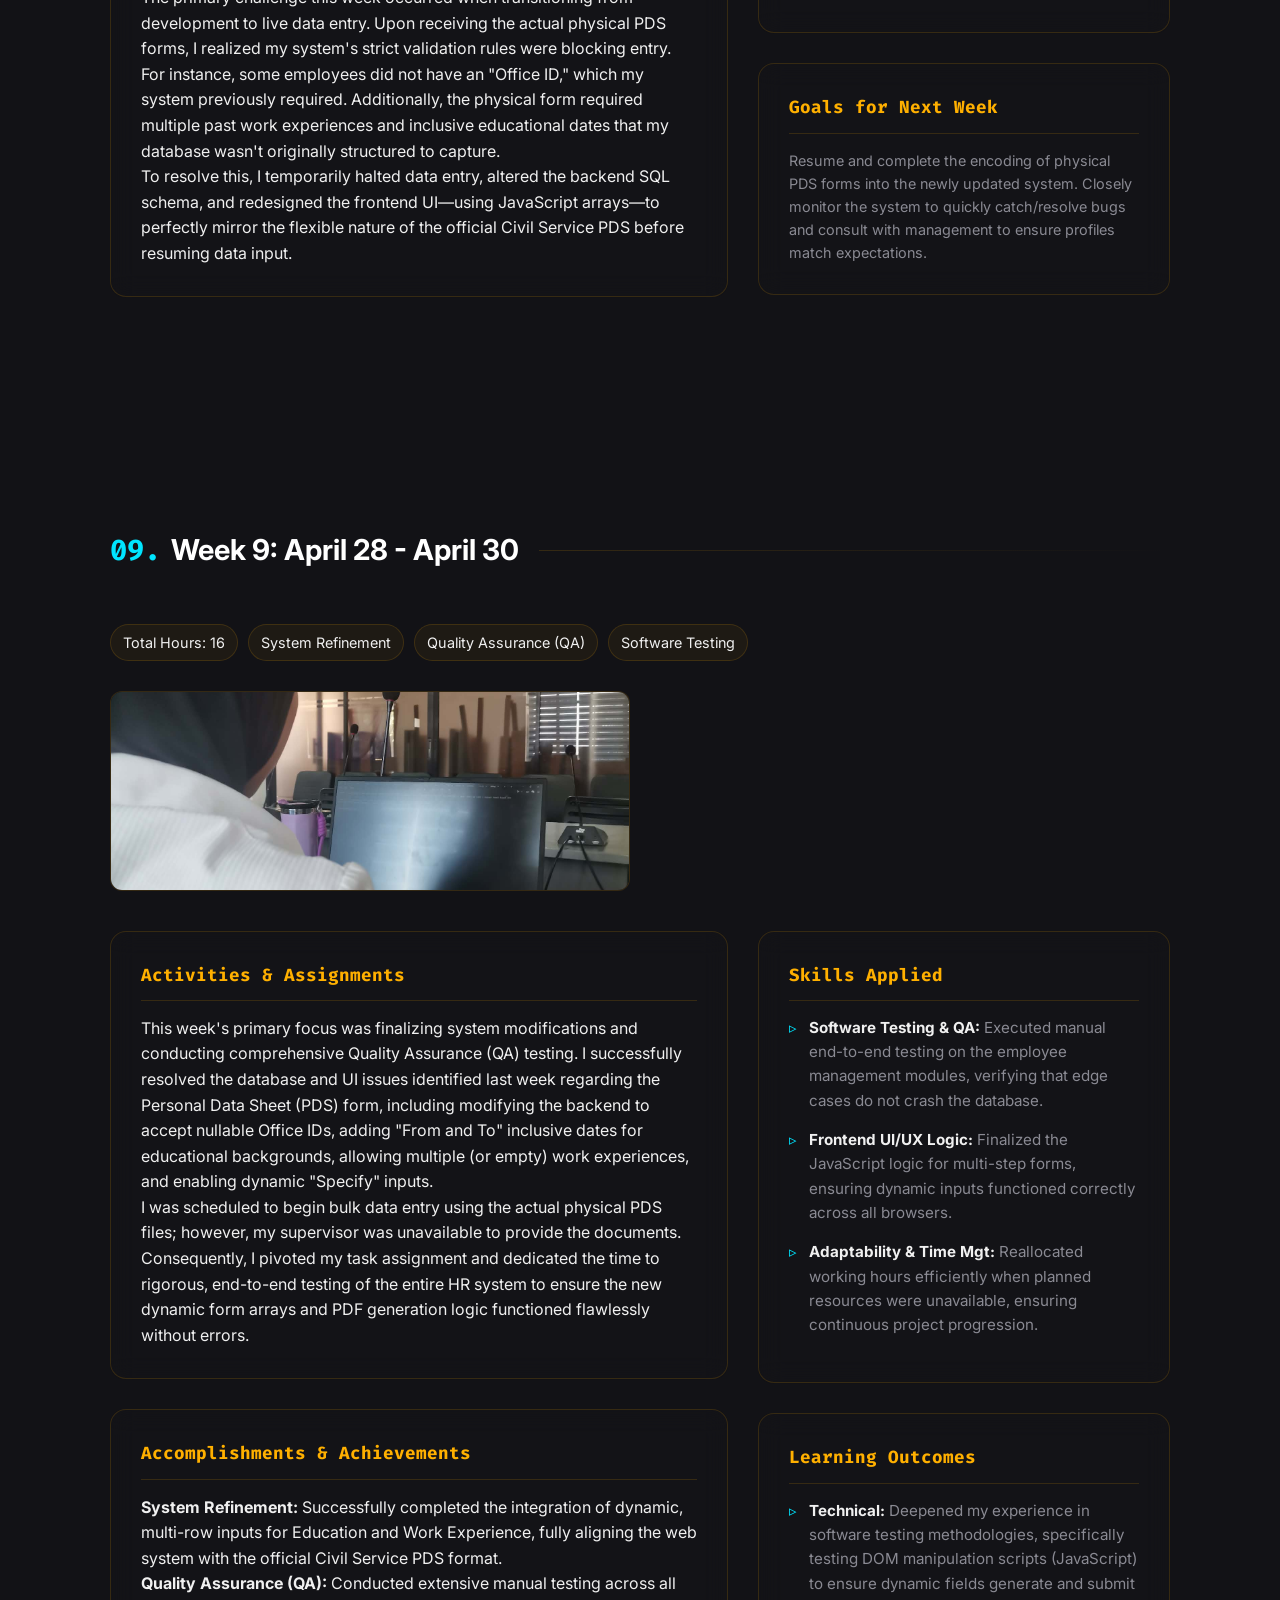
<file: reports.html>
<!DOCTYPE html>
<html lang="en">
<head>
    <meta charset="UTF-8">
    <meta name="viewport" content="width=device-width, initial-scale=1.0">
    <title>Detailed Reports | Nurhana C. Aminulla</title>
    <link rel="stylesheet" href="style.css">
    <link href="https://fonts.googleapis.com/css2?family=Fira+Code:wght@400;600&family=Inter:wght@300;400;600;800&display=swap" rel="stylesheet">
</head>
<body>

    <div class="quick-jump-menu">
        <span class="jump-label">Jump:</span>
        <a href="#week1">W1</a>
        <a href="#week2">W2</a>
        <a href="#week3">W3</a>
        <a href="#week4">W4</a>
        <a href="#week5">W5</a>
        <a href="#week6">W6</a>
        <a href="#week7">W7</a>
        <a href="#week8">W8</a>
        <a href="#week9">W9</a>
    </div>

    <nav data-animate="fade-down">
        <div class="nav-content">
            <!-- <div class="logo">&lt;Nurhana /&gt;</div> -->
            <ul class="nav-links">
                <li><a href="index.html">&larr; Back to Main Portfolio</a></li>
            </ul>
        </div>
    </nav>

    <header class="section-hero" style="min-height: 40vh; padding-top: 100px; align-items: flex-end; padding-bottom: 50px;">
        <div class="container">
            <p class="greeting">> JO/COS Management System</p>
            <h1 class="name" style="font-size: clamp(30px, 5vw, 50px);">Weekly Progress Reports.</h1>
            <p class="summary">DTI – IX Regional Office IX | Finance and Administrative Office</p>
        </div>
    </header>

    <section id="week1" class="section-timeline">
        <div class="container">
            <div class="report-header" data-animate="fade-up">
                <h2 class="section-title">01. <span>Week 1: March 3 - March 6</span></h2>
                <div class="tech-tags" style="margin-bottom: 30px;">
                    <span>Total Hours: 22</span>
                    <span>Requirements Gathering</span>
                    <span>UI/UX Prototyping</span>
                </div>
            </div>

            <div class="report-gallery" data-animate="fade-up">
                <div class="gallery-img"><img src="img/weekly/week1_photo1.png" alt="Week 1 Photo 1"></div>
                <div class="gallery-img"><img src="img/weekly/week1_photo2.png" alt="Week 1 Photo 2"></div>
                <div class="gallery-img"><img src="img/weekly/week1_photo3.png" alt="Week 1 Photo 3"></div>
            </div>

            <div class="report-grid">
                
                <div class="report-main-content">
                    <div class="glass-panel" data-animate="slide-right" style="margin-bottom: 30px;">
                        <h3 class="report-subtitle">Activities & Assignments</h3>
                        <p>During the first week of my internship, my primary activities revolved around requirement gathering and UI/UX prototyping for the Job Order and Contract of Service (JO/COS) Profiling System. Ma'am Sharon provided the official physical blank Personal Data Sheet (PDS) to help me identify the exact data fields required.</p>
                        <p>My tasks included analyzing and encoding the PDS inputs into a softcopy format, drafting the initial database Entity Relationship Diagram (ERD), and designing the system's graphical user interface (Dashboard, PDS form, and Log-in UI) using Figma.</p>
                    </div>

                    <div class="glass-panel" data-animate="slide-right" style="margin-bottom: 30px;">
                        <h3 class="report-subtitle">Accomplishments & Achievements</h3>
                        <p>I successfully completed the requirement gathering phase for the core employee data and fully encoded the PDS inputs into a structured softcopy. In terms of system design, I worked on the high-fidelity UI layouts in Figma, creating initial designs for the main Dashboard, the comprehensive PDS data entry form, and the secure Log-in screen.</p>
                        <p>Additionally, I drafted an initial Entity Relationship Diagram (ERD) to outline how the backend database will logically store and connect the PDS information.</p>
                    </div>

                    <div class="glass-panel" data-animate="slide-right" style="margin-bottom: 30px;">
                        <h3 class="report-subtitle">Challenges & Problem Solving</h3>
                        <p>A major challenge this week was determining the most efficient visual layout to translate the extensive, multi-page physical PDS form into a clean, user-friendly digital interface in Figma without overwhelming the administrative encoders. I addressed this by carefully categorizing the encoded data into logical steps before wireframing.</p>
                        <p>Additionally, there is a minor dependency as I am currently waiting to receive the "generative forms" to ensure all necessary data outputs and reports are accounted for in my database design. I plan to clarify these details with Ma’am Sharon next week.</p>
                    </div>
                </div>

                <div class="report-sidebar">
                    
                    <div class="glass-panel" data-animate="slide-left" style="margin-bottom: 30px;">
                        <h3 class="report-subtitle">Skills Applied</h3>
                        <ul class="styled-list">
                            <li><strong>Requirements Analysis:</strong> Analyzed the physical PDS to determine exact database inputs.</li>
                            <li><strong>Figma (UI/UX Design):</strong> Designed layouts for the Dashboard, Log-in UI, and multi-step PDS form.</li>
                            <li><strong>Database Design:</strong> Drafted the ERD to map out the backend structure for JO/COS profiles.</li>
                            <li><strong>Data Encoding:</strong> Digitized physical PDS fields into a softcopy format.</li>
                        </ul>
                    </div>

                    <div class="glass-panel" data-animate="slide-left" style="margin-bottom: 30px;">
                        <h3 class="report-subtitle">Learning Outcomes</h3>
                        <ul class="styled-list">
                            <li><strong>Technical:</strong> Applied Database Management Systems (DBMS) coursework to draft a normalized ERD, and Human-Computer Interaction (HCI) concepts to Figma designs.</li>
                            <li><strong>Industry Insight:</strong> Observed the complexities of government personnel tracking and the vital need for centralized data organization.</li>
                        </ul>
                    </div>

                    <div class="glass-panel" data-animate="slide-left">
                        <h3 class="report-subtitle">Goals for Next Week</h3>
                        <p style="font-size: 0.9rem; color: var(--text-muted);">Review generative forms, update the ERD draft, clarify system workflow processes, and present Figma designs for supervisor approval before initiating HTML/CSS/Bootstrap frontend development.</p>
                    </div>
                </div>

            </div>
        </div>
    </section>

    <section id="week2" class="section-timeline">
        <div class="container">
            <div class="report-header" data-animate="fade-up">
                <h2 class="section-title">02. <span>Week 2: March 10 - March 13</span></h2>
                <div class="tech-tags" style="margin-bottom: 30px;">
                    <span>Total Hours: 22</span>
                    <span>Backend Architecture</span>
                    <span>Security Implementation</span>
                </div>
            </div>

            <div class="report-gallery" data-animate="fade-up">
                <div class="gallery-img"><img src="img/weekly/week2_photo1.png" alt="Week 2 Photo 1" onerror="this.style.display='none'"></div>
                <div class="gallery-img"><img src="img/weekly/week2_photo2.png" alt="Week 2 Photo 2" onerror="this.style.display='none'"></div>
                <div class="gallery-img"><img src="img/weekly/week2_photo3.png" alt="Week 2 Photo 3" onerror="this.style.display='none'"></div>
            </div>

            <div class="report-grid">
                
                <div class="report-main-content">
                    <div class="glass-panel" data-animate="slide-right" style="margin-bottom: 30px;">
                        <h3 class="report-subtitle">Activities & Assignments</h3>
                        <p>This week, my primary assignment was to officially commence the development of the JO/COS Profiling System. I consulted with my supervisor, Ma'am Sharon, to finalize the technical stack (PHP, HTML, JS, MySQL, XAMPP).</p>
                        <p>My tasks included setting up the local server environment, organizing the project folder structure, and designing the relational database. I was also responsible for developing the system's authentication module (Login/Logout functionality) and initiating the development of the "Create" module (Add Employee form) for the system's CRUD operations.</p>
                    </div>

                    <div class="glass-panel" data-animate="slide-right" style="margin-bottom: 30px;">
                        <h3 class="report-subtitle">Accomplishments & Achievements</h3>
                        <p>I successfully structured the project environment and established a stable MySQL database connection after resolving initial configuration errors, bringing the authentication module to 100% completion to ensure secure login and logout capabilities.</p>
                        <p>For security, I implemented a highly efficient <strong>"Global Sanitization Hook"</strong> (Middleware-style data filtering) to protect the system against Cross-Site Scripting (XSS) attacks. This optimized the codebase by replacing repetitive sanitization commands with a single, dynamic `$_POST` array loop.</p>
                    </div>

                    <div class="glass-panel" data-animate="slide-right" style="margin-bottom: 30px;">
                        <h3 class="report-subtitle">Challenges & Problem Solving</h3>
                        <p>During the development of the dynamic "Add Employee" form, I encountered a significant User Experience (UX) issue: when the page is refreshed or when a validation error occurs upon submission, the form inputs do not retain their previously entered values, forcing the user to retype all information.</p>
                        <p>I have documented this issue and plan to resolve it next week by implementing PHP conditional value echoing or utilizing temporary session variables to preserve user input seamlessly.</p>
                    </div>
                </div>

                <div class="report-sidebar">
                    
                    <div class="glass-panel" data-animate="slide-left" style="margin-bottom: 30px;">
                        <h3 class="report-subtitle">Skills Applied</h3>
                        <ul class="styled-list">
                            <li><strong>PHP & MySQL:</strong> Developed the login authentication logic and built the database schema.</li>
                            <li><strong>Cybersecurity:</strong> Applied an automated htmlspecialchars loop to sanitize user inputs against XSS.</li>
                            <li><strong>Debugging:</strong> Identified and resolved database connection errors during the initial setup phase.</li>
                            <li><strong>Professional Comm:</strong> Consulted with Supervisor to confirm the approved software stack for the project.</li>
                        </ul>
                    </div>

                    <div class="glass-panel" data-animate="slide-left" style="margin-bottom: 30px;">
                        <h3 class="report-subtitle">Learning Outcomes</h3>
                        <ul class="styled-list">
                            <li><strong>Technical:</strong> Advanced PHP security practices, specifically applying Middleware-style input sanitization to dynamically clean arrays.</li>
                            <li><strong>Industry Insight:</strong> Gained a deeper understanding of the strict data integrity and security standards required when handling sensitive government personnel files at DTI.</li>
                            <li><strong>Academic Connection:</strong> Directly applied coursework in Database Management Systems (SQL schema design) and Web Development (integrating PHP backends).</li>
                        </ul>
                    </div>

                    <div class="glass-panel" data-animate="slide-left">
                        <h3 class="report-subtitle">Goals for Next Week</h3>
                        <p style="font-size: 0.9rem; color: var(--text-muted);">Fix the form value retention issue to ensure a smooth user experience. Finalize the "Create" module, and begin developing the "Read" module (Master List Dashboard) to retrieve and display the encoded personnel data.</p>
                    </div>
                </div>

            </div>
        </div>
    </section>

    <section id="week3" class="section-timeline">
        <div class="container">
            <div class="report-header" data-animate="fade-up">
                <h2 class="section-title">03. <span>Week 3: March 17 - March 20</span></h2>
                <div class="tech-tags" style="margin-bottom: 30px;">
                    <span>Total Hours: 16</span>
                    <span>CRUD Completion</span>
                    <span>UI/UX Overhaul</span>
                    <span>Data Validation</span>
                </div>
            </div>

            <div class="report-gallery" data-animate="fade-up" style="display: block;">
                <div class="gallery-img" style="height: 350px;">
                    <img src="img/weekly/week3_photo1.png" alt="Week 3 Preview" onerror="this.style.display='none'">
                </div>
            </div>

            <div class="report-grid">
                
                <div class="report-main-content">
                    <div class="glass-panel" data-animate="slide-right" style="margin-bottom: 30px;">
                        <h3 class="report-subtitle">Activities & Assignments</h3>
                        <p>During this reporting period, my primary assignment was the continuous development of the JO/COS Personnel Management System. I successfully completed the core CRUD (Create, Read, Update, Delete) engine for the employee database.</p>
                        <p>I also overhauled the system's user interface to match modern web standards, adding a collapsible sidebar and custom scrollbars. Following a consultation with my supervisor, I began integrating specific data validation rules into the forms, such as automatically disabling the "Department" input field for Job Order (JO) personnel and categorizing Senior High School tracks into specialized dropdown menus.</p>
                    </div>

                    <div class="glass-panel" data-animate="slide-right" style="margin-bottom: 30px;">
                        <h3 class="report-subtitle">Accomplishments & Achievements</h3>
                        <p>I successfully brought the core CRUD backend logic to 100% completion, which included engineering a secure "Soft Delete" mechanism and a system Recycle Bin to prevent accidental permanent data loss.</p>
                        <p>On the frontend, I completely upgraded the UI architecture. I resolved layout shifts caused by default browser scrollbars by integrating a modern JavaScript overlay scrollbar library. Furthermore, I finalized the logic for the complex data validation constraints (JO department locking and SHS dropdowns), clearing them for active development.</p>
                    </div>

                    <div class="glass-panel" data-animate="slide-right" style="margin-bottom: 30px;">
                        <h3 class="report-subtitle">Challenges & Problem Solving</h3>
                        <p>A major challenge this week was handling the "Update" function for complex employee arrays (such as family backgrounds, educational histories, and L&D trainings). Initially, there was a high risk of duplicating old data or failing to catch edge-case scenarios when updating a profile.</p>
                        <p>I addressed this by researching and implementing a secure <strong>"Delete-then-Insert" SQL transaction</strong> approach wrapped in a try/catch block. This ensures the database stays perfectly synchronized with the updated form without leaving ghost data or corrupting records if an error occurs mid-update.</p>
                    </div>
                </div>

                <div class="report-sidebar">
                    
                    <div class="glass-panel" data-animate="slide-left" style="margin-bottom: 30px;">
                        <h3 class="report-subtitle">Skills Applied</h3>
                        <ul class="styled-list">
                            <li><strong>PHP & MySQL:</strong> Wrote secure backend scripts to process, update, and soft-delete complex profiles using transactional queries.</li>
                            <li><strong>JavaScript (DOM):</strong> Created functions to listen for dropdown changes and dynamically lock/unlock input fields.</li>
                            <li><strong>CSS & UI/UX:</strong> Applied custom CSS and 3rd-party libraries to create a layout-shift-free interface with animations.</li>
                            <li><strong>Systems Analysis:</strong> Designed the HTML <code>&lt;optgroup&gt;</code> structure to logically categorize SHS strands.</li>
                        </ul>
                    </div>

                    <div class="glass-panel" data-animate="slide-left" style="margin-bottom: 30px;">
                        <h3 class="report-subtitle">Learning Outcomes</h3>
                        <ul class="styled-list">
                            <li><strong>Technical:</strong> Mastered advanced PHP/MySQL transactions (rollback and commit protocols) and Bootstrap 5 UI/UX customization.</li>
                            <li><strong>Industry Insight:</strong> Gained a deep understanding of how critical strict data validation is for maintaining the integrity of government HR Information Systems.</li>
                        </ul>
                    </div>

                    <div class="glass-panel" data-animate="slide-left">
                        <h3 class="report-subtitle">Goals for Next Week</h3>
                        <p style="font-size: 0.9rem; color: var(--text-muted);">Deploy the requested data validation features (JO locking and categorized dropdowns), then begin developing the Analytics Dashboard to visualize KPIs (educational attainment breakdowns, personnel per office).</p>
                    </div>
                </div>

            </div>
        </div>
    </section>

    <section id="week4" class="section-timeline">
        <div class="container">
            <div class="report-header" data-animate="fade-up">
                <h2 class="section-title">04. <span>Week 4: March 24 - March 27</span></h2>
                <div class="tech-tags" style="margin-bottom: 30px;">
                    <span>Total Hours: 22</span>
                    <span>Dashboard Analytics</span>
                    <span>UI/UX Enhancements</span>
                    <span>CSV Export Functionality</span>
                </div>
            </div>

            <div class="report-gallery" data-animate="fade-up" style="display: block;">
                <div class="gallery-img" style="height: 350px;">
                    <img src="img/weekly/week4_photo1.png" alt="Week 4 Preview" onerror="this.style.display='none'">
                </div>
            </div>

            <div class="report-grid">
                
                <div class="report-main-content">
                    <div class="glass-panel" data-animate="slide-right" style="margin-bottom: 30px;">
                        <h3 class="report-subtitle">Activities & Assignments</h3>
                        <p>During this reporting period, my primary assignment was to implement specific system revisions and feature requests directly suggested by my supervisor. My tasks focused on two main areas: updating the analytics dashboard and refining the user experience (UX) of the data entry forms.</p>
                        <p>I programmed dynamic JavaScript functions to lock the "Department/Agency" field for Job Order (JO) employees and added a conditional dropdown for Senior High School (SHS) strands. Additionally, I worked on advanced SQL queries to categorize employees by educational attainment and office assignment, and finalized a comprehensive CSV Data Export feature for the "Manage Employees" module.</p>
                    </div>

                    <div class="glass-panel" data-animate="slide-right" style="margin-bottom: 30px;">
                        <h3 class="report-subtitle">Accomplishments & Achievements</h3>
                        <p><strong>Dashboard Analytics (KPIs):</strong> Successfully integrated new data visualizations into the admin dashboard, including a breakdown of Highest Educational Attainment and a chart displaying the active JO/COS personnel per Office of Assignment.</p>
                        <p><strong>Form UI/UX Enhancements:</strong> Completed the front-end logic for employee forms, achieving 100% compliance with workflow rules via scripts that instantly disable the Department input for "JO" and conditionally reveal SHS strands.</p>
                        <p><strong>Data Export:</strong> Built a robust CSV Export script utilizing PHP output buffers to compile all database records into an organized spreadsheet, fulfilling a critical requirement for HR audits.</p>
                    </div>

                    <div class="glass-panel" data-animate="slide-right" style="margin-bottom: 30px;">
                        <h3 class="report-subtitle">Challenges & Problem Solving</h3>
                        <p>A notable challenge this week was structuring the SQL queries required for the new dashboard KPIs and the comprehensive CSV export. Fetching the "Highest Educational Attainment" required writing complex conditional <code>CASE</code> statements to accurately rank and categorize degrees (e.g., prioritizing a Master's degree over a Bachelor's if an employee has multiple records).</p>
                        <p>I resolved this by thoroughly testing my SQL logic in phpMyAdmin step-by-step before integrating it into the PHP backend, ensuring the dashboard charts displayed perfectly accurate headcount data.</p>
                    </div>
                </div>

                <div class="report-sidebar">
                    
                    <div class="glass-panel" data-animate="slide-left" style="margin-bottom: 30px;">
                        <h3 class="report-subtitle">Skills Applied</h3>
                        <ul class="styled-list">
                            <li><strong>SQL & Database:</strong> Authored multi-table queries utilizing <code>GROUP BY</code> and <code>CASE</code> logic to feed accurate data to the dashboard.</li>
                            <li><strong>JavaScript (DOM):</strong> Created <code>toggleDepartment</code> and <code>toggleEdu</code> functions to dynamically manage form states based on dropdown selections.</li>
                            <li><strong>PHP Data Handling:</strong> Utilized PHP output buffers and array mapping to generate a fully formatted CSV spreadsheet.</li>
                            <li><strong>Data Visualization:</strong> Implemented Chart.js (Doughnut and Stacked Bar charts) to visually represent complex HR demographics.</li>
                        </ul>
                    </div>

                    <div class="glass-panel" data-animate="slide-left" style="margin-bottom: 30px;">
                        <h3 class="report-subtitle">Learning Outcomes</h3>
                        <ul class="styled-list">
                            <li><strong>Technical:</strong> Gained advanced proficiency in asynchronous JS DOM manipulation and generating downloadable files via PHP.</li>
                            <li><strong>Professional:</strong> Practiced Agile-style adaptation by effectively translating a supervisor's verbal workflow suggestions directly into functional software features.</li>
                        </ul>
                    </div>

                    <div class="glass-panel" data-animate="slide-left">
                        <h3 class="report-subtitle">Goals for Next Week</h3>
                        <p style="font-size: 0.9rem; color: var(--text-muted);">Begin development on the Automated PDS (CS Form 212) Generator. Research and integrate a PHP PDF library (FPDF/FPDI or Dompdf) to map database records directly onto the official government layout.</p>
                    </div>
                </div>

            </div>
        </div>
    </section>

    <section id="week5" class="section-timeline">
        <div class="container">
            <div class="report-header" data-animate="fade-up">
                <h2 class="section-title">05. <span>Week 5: March 31</span></h2>
                <div class="tech-tags" style="margin-bottom: 30px;">
                    <span>Total Hours: 8</span>
                    <span>Research & Development (R&D)</span>
                    <span>PDF Generation Prototyping</span>
                </div>
            </div>

            <div class="report-grid">
                
                <div class="report-main-content">
                    <div class="glass-panel" data-animate="slide-right" style="margin-bottom: 30px;">
                        <h3 class="report-subtitle">Activities & Assignments</h3>
                        <p>Due to the holiday schedule, this week consisted of a single working day. I utilized this time strictly for Research and Development (R&D) regarding a potential new feature: the Automated Personal Data Sheet (PDS) PDF Generator.</p>
                        <p>Because this feature has not yet been officially approved, my assignment was exploratory. I spent the day building "Proof of Concept" (PoC) prototypes to test if we could automatically generate the official CS Form 212 using the system's database. I explored two distinct programming methods: the "Stamped" method (using FPDI to plot coordinates over a blank PDF) and the "Hardcoded HTML" method (using Dompdf to convert web tables into a PDF).</p>
                    </div>

                    <div class="glass-panel" data-animate="slide-right" style="margin-bottom: 30px;">
                        <h3 class="report-subtitle">Accomplishments & Achievements</h3>
                        <p>I successfully conducted technical feasibility testing for the PDF generation module without committing excessive development time to unverified solutions.</p>
                        <p>I created two basic technical prototypes demonstrating the capabilities and limitations of both the FPDI/FPDF library (coordinate mapping) and the Dompdf library (HTML/CSS rendering) to present a clear technical analysis to management.</p>
                    </div>

                    <div class="glass-panel" data-animate="slide-right" style="margin-bottom: 30px;">
                        <h3 class="report-subtitle">Challenges & Problem Solving</h3>
                        <p>The main challenge was the extreme technical difficulty inherent in both PDF generation approaches. The "stamped" method using FPDI proved highly tedious, as it requires mapping hundreds of microscopic X and Y coordinates manually, which easily misaligns due to margin shifts. Conversely, the HTML method using Dompdf makes it difficult to replicate the exact, strict visual structure of the official government form.</p>
                        <p>Since I am currently undecided on the best technical path, I paused development until I can present these challenges to my supervisor to determine if this feature should be officially approved, altered, or scrapped.</p>
                    </div>
                </div>

                <div class="report-sidebar">
                    
                    <div class="glass-panel" data-animate="slide-left" style="margin-bottom: 30px;">
                        <h3 class="report-subtitle">Skills Applied</h3>
                        <ul class="styled-list">
                            <li><strong>Research & Development:</strong> Investigated documentation for FPDI and Dompdf to understand how to implement them within the existing architecture.</li>
                            <li><strong>Systems Analysis:</strong> Evaluated the pros and cons of coordinate-based stamping versus HTML-to-PDF rendering to solve a complex layout problem.</li>
                        </ul>
                    </div>

                    <div class="glass-panel" data-animate="slide-left" style="margin-bottom: 30px;">
                        <h3 class="report-subtitle">Learning Outcomes</h3>
                        <ul class="styled-list">
                            <li><strong>Technical:</strong> Integration of third-party PHP libraries (FPDF, FPDI, Dompdf) and understanding backend PDF rendering engines.</li>
                            <li><strong>Professional:</strong> Learned the importance of creating a Proof of Concept before committing hours to a path that might not work or isn't approved.</li>
                            <li><strong>Academic Connection:</strong> Mirrored the "Feasibility Study" and "Systems Prototyping" phases of Software Engineering, weighing technical constraints against client requirements.</li>
                        </ul>
                    </div>

                    <div class="glass-panel" data-animate="slide-left">
                        <h3 class="report-subtitle">Goals for Next Week</h3>
                        <p style="font-size: 0.9rem; color: var(--text-muted);">Schedule a consultation with my supervisor to review the current state of the system (KPIs, form logic, CSV export). Demonstrate the technical prototypes for the PDS Generator to determine if this feature is a necessary priority.</p>
                    </div>
                </div>

            </div>
        </div>
    </section>

    <section id="week6" class="section-timeline">
        <div class="container">
            <div class="report-header" data-animate="fade-up">
                <h2 class="section-title">06. <span>Week 6: April 7 - April 10</span></h2>
                <div class="tech-tags" style="margin-bottom: 30px;">
                    <span>Total Hours: 13</span>
                    <span>Automated PDS Generation</span>
                    <span>FPDF/FPDI Integration</span>
                    <span>Advanced Debugging</span>
                </div>
            </div>

            <div class="report-gallery" data-animate="fade-up" style="grid-template-columns: repeat(2, 1fr);">
                <div class="gallery-img"><img src="img/weekly/week6_photo1.jpg" alt="Week 6 Photo 1" onerror="this.style.display='none'"></div>
                <div class="gallery-img"><img src="img/weekly/week6_photo2.png" alt="Week 6 Photo 2" onerror="this.style.display='none'"></div>
            </div>

            <div class="report-grid">
                
                <div class="report-main-content">
                    <div class="glass-panel" data-animate="slide-right" style="margin-bottom: 30px;">
                        <h3 class="report-subtitle">Activities & Assignments</h3>
                        <p>During this reporting period, I presented my feasibility study to my supervisor, Ma'am Sharon, who officially approved the Automated Personal Data Sheet (PDS) PDF Generation feature for the system.</p>
                        <p>With the green light to proceed, I spent my working days in active development, focusing exclusively on the "Stamping" method using the FPDI/FPDF PHP libraries. My primary assignment was to map the exact X and Y coordinates for the database variables so they print perfectly onto the official government layout of CS Form 212. I successfully developed the loops and coordinate arrays for complex sections across multiple pages, including Educational Background, Work Experience, Learning & Development (L&D), and special Government IDs.</p>
                    </div>

                    <div class="glass-panel" data-animate="slide-right" style="margin-bottom: 30px;">
                        <h3 class="report-subtitle">Accomplishments & Achievements</h3>
                        <p>I successfully secured official approval from the HRMO III supervisor to integrate the Automated PDS Generation module into the live system. Following this, I mapped the X/Y coordinates for the most difficult, tabular sections of the PDS (Pages 1, 2, 3, and 4) using the FPDI library.</p>
                        <p>I also wrote dynamic PHP array logic to handle edge cases in the form, such as preventing overlapping text in the Education section (using a <code>$printed_levels</code> tracker) and automatically replacing the "Year Graduated" field with a "Units Earned" output for undergraduate employees.</p>
                    </div>

                    <div class="glass-panel" data-animate="slide-right" style="margin-bottom: 30px;">
                        <h3 class="report-subtitle">Challenges & Problem Solving</h3>
                        <p>The extreme technical difficulty of mapping hundreds of microscopic X and Y coordinates manually onto a blank PDF "canvas" was highly tedious. Initially, calculating the exact millimeter placement resulted in misalignments, and the FPDF library kept triggering automatic page breaks when data got too close to the margins.</p>
                        <p>To solve this, I disabled the AutoPageBreak constraint and programmed a temporary <strong>"Developer Grid Overlay"</strong>—a script that painted a literal red coordinate ruler across the entire PDF. This problem-solving technique allowed me to pinpoint the exact required coordinates instantly, cutting my mapping time from hours down to minutes.</p>
                    </div>
                </div>

                <div class="report-sidebar">
                    
                    <div class="glass-panel" data-animate="slide-left" style="margin-bottom: 30px;">
                        <h3 class="report-subtitle">Skills Applied</h3>
                        <ul class="styled-list">
                            <li><strong>Backend PHP Scripting:</strong> Developed coordinate mapping arrays and dynamic foreach loops to print database records onto the PDF without overlapping.</li>
                            <li><strong>Problem Solving & Debugging:</strong> Engineered a custom red-grid coordinate overlay script to mathematically calculate the X/Y positions, bypassing trial-and-error guessing.</li>
                            <li><strong>Communication:</strong> Successfully pitched the automated PDF feature to the supervisor, explaining the technical approach to gain project approval.</li>
                        </ul>
                    </div>

                    <div class="glass-panel" data-animate="slide-left" style="margin-bottom: 30px;">
                        <h3 class="report-subtitle">Learning Outcomes</h3>
                        <ul class="styled-list">
                            <li><strong>Technical:</strong> Advanced backend PDF rendering using FPDI/FPDF, managing PHP loops and conditional rendering within strict visual boundaries to prevent margin-collision errors.</li>
                            <li><strong>Professional:</strong> Executing an approved project pitch and understanding the critical importance of exact visual compliance in government documents.</li>
                            <li><strong>Academic Connection:</strong> Programming the coordinate grid overlay was a direct application of programmatic debugging to solve a UI/UX layout problem.</li>
                        </ul>
                    </div>

                    <div class="glass-panel" data-animate="slide-left">
                        <h3 class="report-subtitle">Goals for Next Week</h3>
                        <p style="font-size: 0.9rem; color: var(--text-muted);">Finish mapping any remaining fields on the CS Form 212 and conduct rigorous testing. Generate PDFs using real-world employee profiles to ensure formatting remains stable, then submit to management for final visual QA.</p>
                    </div>
                </div>

            </div>
        </div>
    </section>

    <section id="week7" class="section-timeline">
        <div class="container">
            <div class="report-header" data-animate="fade-up">
                <h2 class="section-title">07. <span>Week 7: April 14 - April 17</span></h2>
                <div class="tech-tags" style="margin-bottom: 30px;">
                    <span>Total Hours: 22</span>
                    <span>Generative Printables</span>
                    <span>FPDF Object-Oriented PHP</span>
                    <span>Algorithm Design</span>
                </div>
            </div>

            <div class="report-gallery" data-animate="fade-up" style="grid-template-columns: repeat(2, 1fr);">
                <div class="gallery-img"><img src="img/weekly/week7_photo1.png" alt="Week 9 Photo 1" onerror="this.style.display='none'"></div>
            </div>

            <div class="report-grid">
                
                <div class="report-main-content">
                    <div class="glass-panel" data-animate="slide-right" style="margin-bottom: 30px;">
                        <h3 class="report-subtitle">Activities & Assignments</h3>
                        <p>This week began with finalizing the necessary bug fixes and testing for the previous modules. While awaiting further instructions, my supervisor, Ma'am Sharon, assigned me a new major task: developing a generative printable feature for employee "Certifications."</p>
                        <p>I was provided with an official MS Word document template as a reference. My primary responsibility was to transition this manual template into a fully automated PDF using the FPDF PHP library. I built a dynamic text-generation script that automatically adjusts pronouns based on the employee's sex, formats employment dates, and intelligently hides or displays department information depending on whether the employee is a Job Order (JO) or Contract of Service (COS) worker.</p>
                    </div>

                    <div class="glass-panel" data-animate="slide-right" style="margin-bottom: 30px;">
                        <h3 class="report-subtitle">Accomplishments & Achievements</h3>
                        <p>I successfully finalized the pending system fixes from the previous week, ensuring the core modules were completely stable.</p>
                        <p>Following the new requirements, I developed and integrated the <code>generate_certificate.php</code> module, which instantly produces a ready-to-print, official Employment Certification for any worker in the database. To achieve this, I programmed a custom PHP class (<code>class PDF extends FPDF</code>) to automatically stamp the official DTI Region IX header and footer images onto every generated document.</p>
                    </div>

                    <div class="glass-panel" data-animate="slide-right" style="margin-bottom: 30px;">
                        <h3 class="report-subtitle">Challenges & Problem Solving</h3>
                        <p>A significant technical challenge involved FPDF's text formatting limitations. The official document required paragraphs to be both perfectly Justified and contain inline bold text (specifically for the employee's name). However, FPDF's <code>MultiCell()</code> function only supports Justification with a single font style, while the <code>Write()</code> function supports inline bolding but cannot justify text.</p>
                        <p>To resolve this, I prioritized the professional Justified margins using <code>MultiCell()</code>. Since the system already formats the employee's name in ALL CAPS, I utilized this capitalization to make the name naturally stand out within the standard paragraph, fulfilling the visual requirement without breaking the official margin alignment.</p>
                    </div>
                </div>

                <div class="report-sidebar">
                    
                    <div class="glass-panel" data-animate="slide-left" style="margin-bottom: 30px;">
                        <h3 class="report-subtitle">Skills Applied</h3>
                        <ul class="styled-list">
                            <li><strong>Backend PHP (OOP):</strong> Extended the base FPDF class to create a custom PDF object that automatically handles the repetitive placement of headers/footers.</li>
                            <li><strong>Algorithm Design:</strong> Wrote dynamic logic to evaluate employment types and automatically adjust the legal wording of paragraphs.</li>
                            <li><strong>Problem Solving:</strong> Solved typography limitations by calculating the exact millimeter offset needed to replicate standard 12pt paragraph spacing (<code>$space_12pt = 4.23;</code>).</li>
                        </ul>
                    </div>

                    <div class="glass-panel" data-animate="slide-left" style="margin-bottom: 30px;">
                        <h3 class="report-subtitle">Learning Outcomes</h3>
                        <ul class="styled-list">
                            <li><strong>Technical:</strong> Learned to extend object-oriented PHP classes for custom PDF behaviors and mathematically convert word processor typography (Points/Centimeters) into backend code formats.</li>
                            <li><strong>Professional:</strong> Demonstrated adaptability by transitioning from bug fixing to analyzing a client-provided template and translating business rules into dynamic logic.</li>
                            <li><strong>Industry Insight:</strong> Realized the importance of text-parsing logic in HR systems to automate contract clauses and reduce clerical errors.</li>
                        </ul>
                    </div>

                    <div class="glass-panel" data-animate="slide-left">
                        <h3 class="report-subtitle">Goals for Next Week</h3>
                        <p style="font-size: 0.9rem; color: var(--text-muted);">Officially present the automated Certification printable to management. Gather feedback and inquire if there are any additional features, logic revisions, or new printable forms required for the system.</p>
                    </div>
                </div>

            </div>
        </div>
    </section>

    <section id="week8" class="section-timeline">
        <div class="container">
            <div class="report-header" data-animate="fade-up">
                <h2 class="section-title">08. <span>Week 8: April 21 - April 24</span></h2>
                <div class="tech-tags" style="margin-bottom: 30px;">
                    <span>Total Hours: 22</span>
                    <span>System Maintenance</span>
                    <span>Database Refactoring</span>
                    <span>Live Data Entry & UAT</span>
                </div>
            </div>

            <div class="report-gallery" data-animate="fade-up" style="grid-template-columns: repeat(2, 1fr);">
                <div class="gallery-img"><img src="img/weekly/week8.png" alt="Week 9 Photo 1" onerror="this.style.display='none'"></div>
            </div>

            <div class="report-grid">
                
                <div class="report-main-content">
                    <div class="glass-panel" data-animate="slide-right" style="margin-bottom: 30px;">
                        <h3 class="report-subtitle">Activities & Assignments</h3>
                        <p>This week began with proactive system enhancements while awaiting my supervisor. I developed and integrated a downloadable SQL database backup feature, an account settings module, and resolved logic bugs related to the log out process and employee Active/Inactive status flags.</p>
                        <p>Later in the week, my supervisor, Ma'am Sharon, provided physical copies of the actual Personal Data Sheet (PDS) to begin live data entry. During this process, I discovered several discrepancies between the physical forms and my database schema, prompting me to pause data entry and execute immediate structural updates to the system (such as handling missing IDs and dynamic employment types) to accommodate the real-world data.</p>
                    </div>

                    <div class="glass-panel" data-animate="slide-right" style="margin-bottom: 30px;">
                        <h3 class="report-subtitle">Accomplishments & Achievements</h3>
                        <p><strong>System Maintenance & Logic Resolution:</strong> Successfully developed secure administrative features, including an SQL backup tool and an account settings page. Fixed core logic issues, ensuring the Active/Inactive employee status now accurately automates based on real-time contract start and end dates.</p>
                        <p><strong>Database Refactoring & UI/UX:</strong> Identified and patched critical database limitations based on real-world PDS testing (e.g., adding "From and To" inclusive dates for educational background, and allowing multiple or empty work experiences). Enhanced the employment type module to accept an "Others" option with a dynamic "Specify" text field.</p>
                    </div>

                    <div class="glass-panel" data-animate="slide-right" style="margin-bottom: 30px;">
                        <h3 class="report-subtitle">Challenges & Problem Solving</h3>
                        <p>The primary challenge this week occurred when transitioning from development to live data entry. Upon receiving the actual physical PDS forms, I realized my system's strict validation rules were blocking entry. For instance, some employees did not have an "Office ID," which my system previously required. Additionally, the physical form required multiple past work experiences and inclusive educational dates that my database wasn't originally structured to capture.</p>
                        <p>To resolve this, I temporarily halted data entry, altered the backend SQL schema, and redesigned the frontend UI—using JavaScript arrays—to perfectly mirror the flexible nature of the official Civil Service PDS before resuming data input.</p>
                    </div>
                </div>

                <div class="report-sidebar">
                    
                    <div class="glass-panel" data-animate="slide-left" style="margin-bottom: 30px;">
                        <h3 class="report-subtitle">Skills Applied</h3>
                        <ul class="styled-list">
                            <li><strong>Backend PHP & SQL:</strong> Modified database schema and updated backend scripts to process arrays of data via foreach loops, allowing for multiple work experiences.</li>
                            <li><strong>Frontend JavaScript:</strong> Wrote dynamic JS functions to toggle input fields (e.g., showing a "Specify" text box) and added DOM manipulation for multi-row form capabilities.</li>
                            <li><strong>System Administration:</strong> Developed a secure SQL backup feature and refined user session controls to enhance system security and data preservation.</li>
                        </ul>
                    </div>

                    <div class="glass-panel" data-animate="slide-left" style="margin-bottom: 30px;">
                        <h3 class="report-subtitle">Learning Outcomes</h3>
                        <ul class="styled-list">
                            <li><strong>Technical:</strong> Gained hands-on experience in database schema modification (<code>ALTER TABLE</code>) and refactoring static HTML forms into dynamic, multi-row arrays.</li>
                            <li><strong>Professional (UAT):</strong> Learned the critical importance of User Acceptance Testing with real-world data, realizing systems require heavy modification for physical edge cases.</li>
                            <li><strong>Industry Insight:</strong> Understood that government HR data requires extreme flexibility; strict database rules must balance against missing or varied physical records.</li>
                        </ul>
                    </div>

                    <div class="glass-panel" data-animate="slide-left">
                        <h3 class="report-subtitle">Goals for Next Week</h3>
                        <p style="font-size: 0.9rem; color: var(--text-muted);">Resume and complete the encoding of physical PDS forms into the newly updated system. Closely monitor the system to quickly catch/resolve bugs and consult with management to ensure profiles match expectations.</p>
                    </div>
                </div>

            </div>
        </div>
    </section>

    <section id="week9" class="section-timeline">
        <div class="container">
            <div class="report-header" data-animate="fade-up">
                <h2 class="section-title">09. <span>Week 9: April 28 - April 30</span></h2>
                <div class="tech-tags" style="margin-bottom: 30px;">
                    <span>Total Hours: 16</span>
                    <span>System Refinement</span>
                    <span>Quality Assurance (QA)</span>
                    <span>Software Testing</span>
                </div>
            </div>

            <div class="report-gallery" data-animate="fade-up" style="grid-template-columns: repeat(2, 1fr);">
                <div class="gallery-img"><img src="img/weekly/week9_photo2.jpg" alt="Week 9 Photo 1" onerror="this.style.display='none'"></div>
            
            </div>

            <div class="report-grid">
                
                <div class="report-main-content">
                    <div class="glass-panel" data-animate="slide-right" style="margin-bottom: 30px;">
                        <h3 class="report-subtitle">Activities & Assignments</h3>
                        <p>This week's primary focus was finalizing system modifications and conducting comprehensive Quality Assurance (QA) testing. I successfully resolved the database and UI issues identified last week regarding the Personal Data Sheet (PDS) form, including modifying the backend to accept nullable Office IDs, adding "From and To" inclusive dates for educational backgrounds, allowing multiple (or empty) work experiences, and enabling dynamic "Specify" inputs.</p>
                        <p>I was scheduled to begin bulk data entry using the actual physical PDS files; however, my supervisor was unavailable to provide the documents. Consequently, I pivoted my task assignment and dedicated the time to rigorous, end-to-end testing of the entire HR system to ensure the new dynamic form arrays and PDF generation logic functioned flawlessly without errors.</p>
                    </div>

                    <div class="glass-panel" data-animate="slide-right" style="margin-bottom: 30px;">
                        <h3 class="report-subtitle">Accomplishments & Achievements</h3>
                        <p><strong>System Refinement:</strong> Successfully completed the integration of dynamic, multi-row inputs for Education and Work Experience, fully aligning the web system with the official Civil Service PDS format.</p>
                        <p><strong>Quality Assurance (QA):</strong> Conducted extensive manual testing across all modules (Add, Edit, View, and Delete), effectively identifying and resolving minor UI overlapping issues within the multi-step forms.</p>
                    </div>

                    <div class="glass-panel" data-animate="slide-right" style="margin-bottom: 30px;">
                        <h3 class="report-subtitle">Challenges & Problem Solving</h3>
                        <p>The main challenge this week was logistical rather than technical. I was blocked from proceeding with my primary planned task—live data encoding—because the physical PDS documents were inaccessible due to my supervisor's absence.</p>
                        <p>Instead of remaining idle, I demonstrated initiative and adaptability by shifting my focus to an equally important task: system testing. By utilizing the available time to thoroughly test the newly implemented features and UI adjustments, I ensured that when the data entry phase does begin, it will not be interrupted by unforeseen software bugs.</p>
                    </div>
                </div>

                <div class="report-sidebar">
                    
                    <div class="glass-panel" data-animate="slide-left" style="margin-bottom: 30px;">
                        <h3 class="report-subtitle">Skills Applied</h3>
                        <ul class="styled-list">
                            <li><strong>Software Testing & QA:</strong> Executed manual end-to-end testing on the employee management modules, verifying that edge cases do not crash the database.</li>
                            <li><strong>Frontend UI/UX Logic:</strong> Finalized the JavaScript logic for multi-step forms, ensuring dynamic inputs functioned correctly across all browsers.</li>
                            <li><strong>Adaptability & Time Mgt:</strong> Reallocated working hours efficiently when planned resources were unavailable, ensuring continuous project progression.</li>
                        </ul>
                    </div>

                    <div class="glass-panel" data-animate="slide-left" style="margin-bottom: 30px;">
                        <h3 class="report-subtitle">Learning Outcomes</h3>
                        <ul class="styled-list">
                            <li><strong>Technical:</strong> Deepened my experience in software testing methodologies, specifically testing DOM manipulation scripts (JavaScript) to ensure dynamic fields generate and submit correct arrays.</li>
                            <li><strong>Professional:</strong> Learned how to independently pivot to productive, value-adding tasks (like QA testing) when blocked by external dependencies.</li>
                            <li><strong>Industry Insight:</strong> Realized that "finished" code still requires dedicated testing phases. Actively trying to break the system is crucial for delivering a reliable final product.</li>
                        </ul>
                    </div>

                    <div class="glass-panel" data-animate="slide-left">
                        <h3 class="report-subtitle">Goals for Next Week</h3>
                        <p style="font-size: 0.9rem; color: var(--text-muted);">Retrieve the physical PDS forms to officially commence the live data entry phase. Present the fully functional, updated system to management to demonstrate the automated PDF feature and dynamic form fields.</p>
                    </div>
                </div>

            </div>
        </div>
    </section>

    <footer>
        <div class="container">
            <h2>&lt;End of Log /&gt;</h2>
            <div class="social-links">
                <a href="index.html">Back to Main Portfolio</a>
            </div>
            <p>&copy; 2026 Nurhana C. Aminulla.</p>
        </div>
    </footer>

    <script src="script.js"></script>
</body>
</html>
</file>
<file: style.css>
:root {
    --bg-base: #0a0a0c;
    --bg-surface: #121216;
    --glass-bg: rgba(20, 20, 24, 0.5);
    --glass-border: rgba(255, 176, 0, 0.15);
    --text-main: #f0f0f0;
    --text-muted: #8a8a93;
    
    --accent-primary: #ffb000;   
    --accent-secondary: #00e5ff; 
    --accent-tertiary: #ff5500;  
    --gradient-text: linear-gradient(to right, var(--accent-primary), var(--accent-tertiary));
    
    --font-mono: 'Fira Code', monospace;
    --font-sans: 'Inter', sans-serif;
}

* {
    margin: 0;
    padding: 0;
    box-sizing: border-box;
    scroll-behavior: smooth;
}

body {
    background-color: var(--bg-base);
    color: var(--text-main);
    font-family: var(--font-sans);
    line-height: 1.6;
    overflow-x: hidden;
}

.container {
    max-width: 1100px;
    margin: 0 auto;
    padding: 100px 20px;
}

/* --- Navigation --- */
nav {
    position: fixed;
    top: 20px;
    left: 0;
    right: 0;
    margin: 0 auto;
    width: 90%;
    max-width: 800px;
    z-index: 100;
    transition: all 0.5s ease;
}

.nav-content {
    background: rgba(10, 10, 12, 0.8);
    backdrop-filter: blur(16px);
    border: 1px solid var(--glass-border);
    border-radius: 50px;
    padding: 15px 30px;
    display: flex;
    justify-content: space-between;
    align-items: center;
}

.logo {
    font-family: var(--font-mono);
    color: var(--accent-primary);
    font-weight: 600;
    font-size: 1.2rem;
    text-shadow: 0 0 10px rgba(255, 176, 0, 0.3);
}

.nav-links {
    list-style: none;
    display: flex;
    gap: 25px;
}

.nav-links a {
    color: var(--text-main);
    text-decoration: none;
    font-family: var(--font-mono);
    font-size: 0.9rem;
    transition: color 0.3s;
}

.nav-links a:hover { color: var(--accent-primary); }

/* --- Section Environments --- */
.section-hero {
    min-height: 100vh;
    display: flex;
    align-items: center;
    background: radial-gradient(circle at top left, rgba(255, 176, 0, 0.1), transparent 40%),
                radial-gradient(circle at bottom right, rgba(0, 229, 255, 0.08), transparent 40%);
}

.section-blueprint {
    background-color: var(--bg-surface);
    background-image: 
        linear-gradient(rgba(255, 176, 0, 0.03) 1px, transparent 1px),
        linear-gradient(90deg, rgba(255, 176, 0, 0.03) 1px, transparent 1px);
    background-size: 40px 40px;
    border-top: 1px solid var(--glass-border);
    border-bottom: 1px solid var(--glass-border);
}

.section-projects {
    background: radial-gradient(circle at center, rgba(255, 85, 0, 0.05), transparent 60%);
}

.section-timeline {
    background-color: var(--bg-surface);
}

/* --- Hero Layout --- */
.hero-layout {
    display: grid;
    grid-template-columns: 1.2fr 0.8fr;
    gap: 40px;
    align-items: center;
    width: 100%;
}

.greeting {
    font-family: var(--font-mono);
    color: var(--accent-secondary);
    margin-bottom: 15px;
}

.name {
    font-size: clamp(40px, 6vw, 70px);
    font-weight: 800;
    margin-bottom: 10px;
    background: var(--gradient-text);
    -webkit-background-clip: text;
    -webkit-text-fill-color: transparent;
    line-height: 1.1;
}

.typing-container {
    font-family: var(--font-mono);
    color: var(--accent-primary);
    font-size: clamp(16px, 3vw, 20px);
    margin-bottom: 30px;
    min-height: 30px;
}

.cursor { animation: blink 1s infinite; }
@keyframes blink { 0%, 100% { opacity: 1; } 50% { opacity: 0; } }

.summary {
    color: var(--text-muted);
    margin-bottom: 40px;
    font-size: 1.1rem;
    max-width: 90%;
}

/* Profile Picture Styling */
.hero-image-container {
    display: flex;
    justify-content: center;
    align-items: center;
    animation: float 6s ease-in-out infinite;
}

.image-ring {
    position: relative;
    width: 320px;
    height: 320px;
    border-radius: 50%;
    padding: 8px;
    background: linear-gradient(45deg, var(--accent-primary), var(--accent-secondary), var(--accent-tertiary));
    animation: spinRing 10s linear infinite;
    box-shadow: 0 0 40px rgba(255, 176, 0, 0.2);
}

@keyframes spinRing {
    0% { transform: rotate(0deg); }
    100% { transform: rotate(360deg); }
}

.image-ring img {
    width: 100%;
    height: 100%;
    object-fit: cover;
    border-radius: 50%;
    background-color: var(--bg-base);
    border: 4px solid var(--bg-base);
    animation: counterSpin 10s linear infinite;
}

@keyframes counterSpin {
    0% { transform: rotate(0deg); }
    100% { transform: rotate(-360deg); }
}

@keyframes float {
    0% { transform: translateY(0px); }
    50% { transform: translateY(-15px); }
    100% { transform: translateY(0px); }
}

/* --- Buttons --- */
.cta-buttons { display: flex; gap: 15px; }

.btn {
    padding: 12px 28px;
    border-radius: 8px;
    text-decoration: none;
    font-family: var(--font-mono);
    font-size: 0.9rem;
    transition: all 0.3s ease;
    cursor: pointer;
}

.btn.primary {
    background: rgba(255, 176, 0, 0.1);
    border: 1px solid var(--accent-primary);
    color: #fff;
    box-shadow: 0 0 15px rgba(255, 176, 0, 0.15);
}

.btn.primary:hover {
    background: rgba(255, 176, 0, 0.2);
    box-shadow: 0 0 25px rgba(255, 176, 0, 0.3);
    transform: translateY(-3px);
}

.btn.secondary {
    background: transparent;
    border: 1px solid var(--text-muted);
    color: var(--text-main);
}

.btn.secondary:hover {
    border-color: var(--accent-primary);
    color: var(--accent-primary);
    transform: translateY(-3px);
}

/* --- Titles --- */
.section-title {
    font-family: var(--font-mono);
    font-size: 1.8rem;
    margin-bottom: 50px;
    color: var(--accent-secondary);
    display: flex;
    align-items: center;
}

.section-title::after {
    content: "";
    flex-grow: 1;
    height: 1px;
    background: linear-gradient(90deg, var(--glass-border), transparent);
    margin-left: 20px;
}

.section-title span {
    color: #fff;
    margin-left: 10px;
    font-family: var(--font-sans);
}


.glass-panel {
    background: var(--glass-bg);
    backdrop-filter: blur(12px);
    border: 1px solid var(--glass-border);
    border-radius: 16px;
    padding: 30px;
    transition: all 0.4s ease;
}


.bento-grid {
    display: grid;
    grid-template-columns: repeat(3, 1fr);
    gap: 20px;
}

.bento-box {
    background: var(--glass-bg);
    backdrop-filter: blur(10px);
    border: 1px solid var(--glass-border);
    border-radius: 16px;
    padding: 25px;
    transition: all 0.3s ease;
}

.bento-box:hover {
    border-color: var(--accent-primary);
    transform: scale(1.02);
    box-shadow: 0 10px 20px rgba(255, 176, 0, 0.08);
}

.bento-large { grid-column: span 2; }
.bento-wide { grid-column: span 3; }

.bento-box h3 {
    font-family: var(--font-mono);
    color: var(--accent-primary);
    margin-bottom: 15px;
}

.tech-tags {
    display: flex;
    flex-wrap: wrap;
    gap: 10px;
}

.tech-tags span {
    background: rgba(255, 176, 0, 0.05);
    padding: 6px 12px;
    border-radius: 20px;
    font-size: 0.9rem;
    border: 1px solid var(--glass-border);
    color: var(--text-main);
}

/* --- Project Cards --- */
.project-grid {
    display: grid;
    grid-template-columns: repeat(auto-fit, minmax(300px, 1fr));
    gap: 30px;
}

.project-card:hover {
    border-color: var(--accent-secondary);
    transform: translateY(-10px);
    box-shadow: 0 15px 30px rgba(0, 229, 255, 0.1);
}

.project-card h3 {
    font-size: 1.4rem;
    margin-bottom: 15px;
}

.project-card p {
    color: var(--text-muted);
    margin-bottom: 25px;
}

.tech-stack {
    display: flex;
    flex-wrap: wrap;
    gap: 10px;
    margin-bottom: 20px;
}

.tech-stack span {
    font-family: var(--font-mono);
    font-size: 0.8rem;
    color: var(--accent-secondary);
    background: rgba(0, 229, 255, 0.08);
    padding: 4px 10px;
    border-radius: 4px;
}

.github-link {
    color: var(--accent-primary);
    text-decoration: none;
    font-family: var(--font-mono);
    transition: color 0.3s ease;
}

.github-link:hover {
    color: #fff;
}

/* --- Timeline --- */
.internship-intro { margin-bottom: 50px; border-left: 4px solid var(--accent-primary); }

.timeline {
    position: relative;
    max-width: 900px;
    margin: 0 auto;
}

.timeline::before {
    content: '';
    position: absolute;
    width: 2px;
    background: linear-gradient(to bottom, var(--accent-secondary), var(--accent-tertiary));
    top: 0;
    bottom: 0;
    left: 50%;
    transform: translateX(-50%);
}

.timeline-item {
    position: relative;
    width: 50%;
    padding: 20px 40px;
    margin-bottom: 30px;
}

.timeline-item:nth-child(odd) { left: 0; text-align: right; }
.timeline-item:nth-child(even) { left: 50%; }

.timeline-dot {
    position: absolute;
    width: 20px;
    height: 20px;
    background: var(--bg-base);
    border: 4px solid var(--accent-primary);
    border-radius: 50%;
    top: 30px;
    z-index: 2;
    box-shadow: 0 0 10px rgba(255, 176, 0, 0.3);
}

.timeline-item:nth-child(odd) .timeline-dot { right: -10px; }
.timeline-item:nth-child(even) .timeline-dot { left: -10px; border-color: var(--accent-secondary); box-shadow: 0 0 10px rgba(0, 229, 255, 0.3); }

.timeline-content h3 {
    color: var(--accent-primary);
    font-family: var(--font-mono);
    margin-bottom: 15px;
}

.timeline-item:nth-child(even) .timeline-content h3 { color: var(--accent-secondary); }

.timeline-content ul {
    list-style: none;
    color: var(--text-muted);
}

.timeline-item:nth-child(even) .timeline-content li {
    padding-left: 20px;
    position: relative;
}
.timeline-item:nth-child(even) .timeline-content li::before {
    content: "▹";
    position: absolute;
    left: 0;
    color: var(--accent-primary);
}

/* --- Timeline Preview Images & Links --- */
.timeline-image {
    width: 100%;
    height: 160px;
    border-radius: 8px;
    overflow: hidden;
    margin-bottom: 20px;
    border: 1px solid var(--glass-border);
    background-color: rgba(0, 0, 0, 0.3);
}

.timeline-image img {
    width: 100%;
    height: 100%;
    object-fit: cover;
    opacity: 0.8;
    transition: transform 0.5s ease, opacity 0.3s ease;
}

.timeline-content:hover .timeline-image img {
    transform: scale(1.05);
    opacity: 1;
}

.read-more-link {
    display: inline-block;
    margin-top: 15px;
    font-family: var(--font-mono);
    font-size: 0.85rem;
    color: var(--accent-primary);
    text-decoration: none;
    transition: all 0.3s ease;
}

.read-more-link:hover {
    color: var(--text-main);
    transform: translateX(5px);
    text-shadow: 0 0 10px rgba(255, 176, 0, 0.4);
}

/* --- Footer --- */
footer {
    text-align: center;
    padding: 60px 20px;
    border-top: 1px solid var(--glass-border);
    margin-top: 80px;
    background: rgba(0, 0, 0, 0.2);
}

footer h2 {
    font-family: var(--font-mono);
    margin-bottom: 25px;
    color: var(--text-main);
}

.social-links {
    display: flex;
    justify-content: center;
    gap: 25px;
    margin-bottom: 30px;
}

.social-links a {
    color: var(--text-muted);
    text-decoration: none;
    font-family: var(--font-mono);
    transition: color 0.3s;
}

.social-links a:hover {
    color: var(--accent-secondary);
}

footer p {
    color: var(--text-muted);
    font-family: var(--font-mono);
    font-size: 0.85rem;
    opacity: 0.7;
}

/* --- JS ANIMATION CLASSES --- */
[data-animate] {
    opacity: 0;
    transition: all 0.8s cubic-bezier(0.25, 0.46, 0.45, 0.94);
}

[data-animate="fade-down"] { transform: translateY(-30px); }
[data-animate="fade-up"] { transform: translateY(30px); }
[data-animate="slide-left"] { transform: translateX(50px); }
[data-animate="slide-right"] { transform: translateX(-50px); }

.is-visible {
    opacity: 1;
    transform: translate(0, 0);
}

/* Responsive fixes */
@media (max-width: 900px) {
    .hero-layout { grid-template-columns: 1fr; text-align: center; }
    .hero-image-container { grid-row: 1; }
    .cta-buttons { justify-content: center; }
    .timeline::before { left: 20px; }
    .timeline-item { width: 100%; padding-left: 60px; padding-right: 0; text-align: left; left: 0 !important; }
    .timeline-item:nth-child(odd) .timeline-dot, 
    .timeline-item:nth-child(even) .timeline-dot { left: 10px; right: auto; }
    .bento-large, .bento-wide { grid-column: span 1; }
    .bento-grid { grid-template-columns: 1fr; }
}

/* reports */

.report-grid {
    display: grid;
    grid-template-columns: 1.8fr 1.2fr;
    gap: 30px;
    align-items: start;
}

.report-subtitle {
    font-family: var(--font-mono);
    color: var(--accent-primary);
    font-size: 1.1rem;
    margin-bottom: 15px;
    border-bottom: 1px solid var(--glass-border);
    padding-bottom: 10px;
}

.styled-list {
    list-style: none;
}

.styled-list li {
    color: var(--text-muted);
    font-size: 0.95rem;
    margin-bottom: 15px;
    position: relative;
    padding-left: 20px;
}

.styled-list li::before {
    content: "▹";
    position: absolute;
    left: 0;
    color: var(--accent-secondary);
}

.styled-list strong {
    color: var(--text-main);
}

.report-gallery {
    display: grid;
    grid-template-columns: repeat(3, 1fr);
    gap: 20px;
    margin-bottom: 40px;
}

.gallery-img {
    width: 100%;
    height: 200px;
    border-radius: 12px;
    overflow: hidden;
    border: 1px solid var(--glass-border);
    background-color: var(--bg-surface);
}

.gallery-img img {
    width: 100%;
    height: 100%;
    object-fit: cover;
    transition: transform 0.4s ease;
}

.gallery-img img:hover {
    transform: scale(1.05);
}

@media (max-width: 900px) {
    .report-grid {
        grid-template-columns: 1fr;
    }
    .report-gallery {
        grid-template-columns: 1fr;
    }
}

.hidden-timeline {
    max-height: 0;
    overflow: hidden;
    opacity: 0;
    transition: max-height 0.8s ease-out, opacity 0.8s ease-out;
}

.show-timeline {
    max-height: 8000px; 
    opacity: 1;
}

.quick-jump-menu {
    position: fixed;
    bottom: 30px;
    left: 50%;
    transform: translateX(-50%);
    background: rgba(10, 10, 12, 0.85);
    backdrop-filter: blur(12px);
    border: 1px solid var(--glass-border);
    padding: 10px 20px;
    border-radius: 50px;
    display: flex;
    gap: 12px;
    align-items: center;
    z-index: 1000;
    box-shadow: 0 10px 30px rgba(0, 0, 0, 0.5);
}

.jump-label {
    color: var(--text-muted);
    font-family: var(--font-mono);
    font-size: 0.8rem;
    margin-right: 5px;
}

.quick-jump-menu a {
    color: var(--accent-primary);
    text-decoration: none;
    font-family: var(--font-mono);
    font-size: 0.85rem;
    font-weight: 600;
    padding: 5px 8px;
    border-radius: 50%;
    transition: all 0.3s ease;
}

.quick-jump-menu a:hover {
    background: rgba(255, 176, 0, 0.2);
    color: #fff;
    box-shadow: 0 0 10px rgba(255, 176, 0, 0.3);
}

@media (max-width: 768px) {
    .quick-jump-menu {
        bottom: 15px;
        padding: 8px 12px;
        gap: 8px;
        width: 90%;
        justify-content: center;
        flex-wrap: wrap;
    }
    .jump-label { display: none; }
}


.timeline-item {
    opacity: 0;
    transform: translateY(40px) scale(0.95);
}

.show-timeline .timeline-item {
    animation: timelinePopIn 0.6s cubic-bezier(0.175, 0.885, 0.32, 1.275) forwards;
}

.show-timeline .timeline-item:nth-child(1) { animation-delay: 0.1s; }
.show-timeline .timeline-item:nth-child(2) { animation-delay: 0.2s; }
.show-timeline .timeline-item:nth-child(3) { animation-delay: 0.3s; }
.show-timeline .timeline-item:nth-child(4) { animation-delay: 0.4s; }
.show-timeline .timeline-item:nth-child(5) { animation-delay: 0.5s; }
.show-timeline .timeline-item:nth-child(6) { animation-delay: 0.6s; }
.show-timeline .timeline-item:nth-child(7) { animation-delay: 0.7s; }
.show-timeline .timeline-item:nth-child(8) { animation-delay: 0.8s; }
.show-timeline .timeline-item:nth-child(9) { animation-delay: 0.9s; }

@keyframes timelinePopIn {
    0% {
        opacity: 0;
        transform: translateY(40px) scale(0.95);
    }
    100% {
        opacity: 1;
        transform: translateY(0) scale(1);
    }
}
</file>
